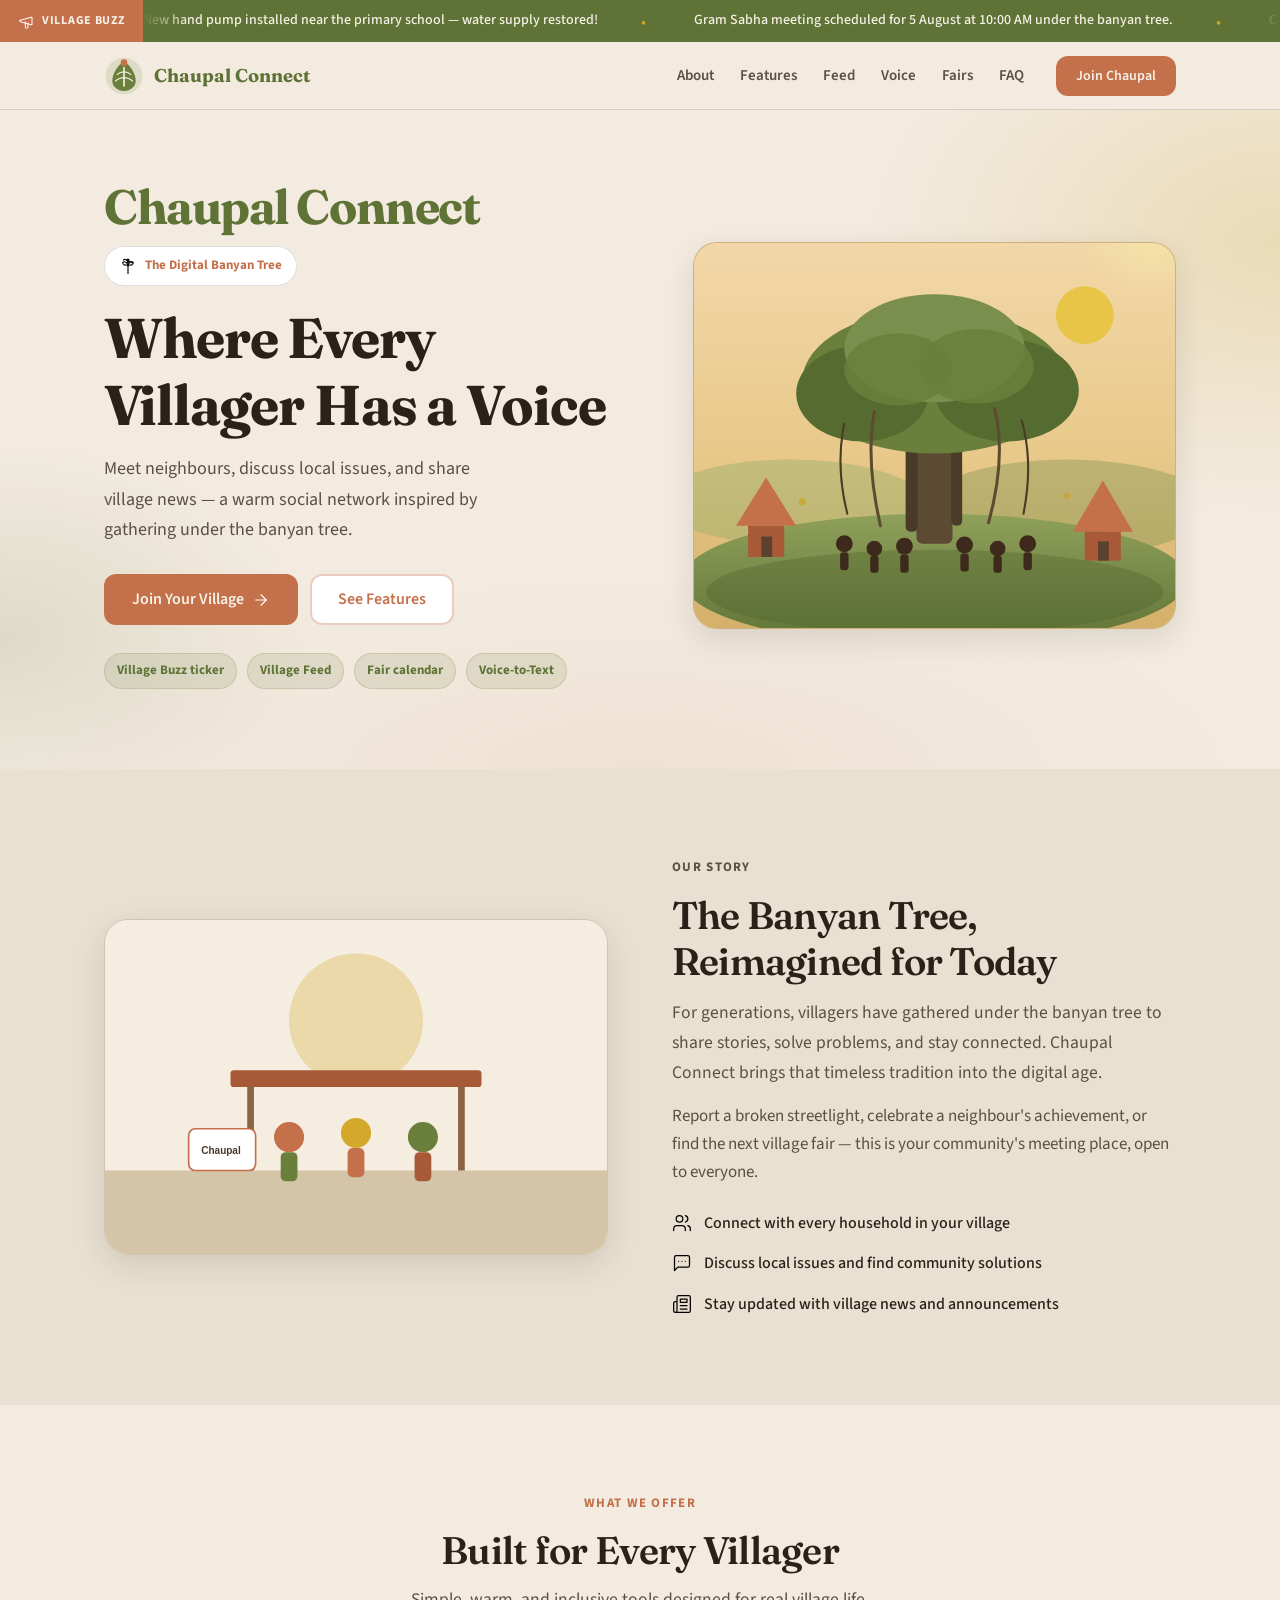
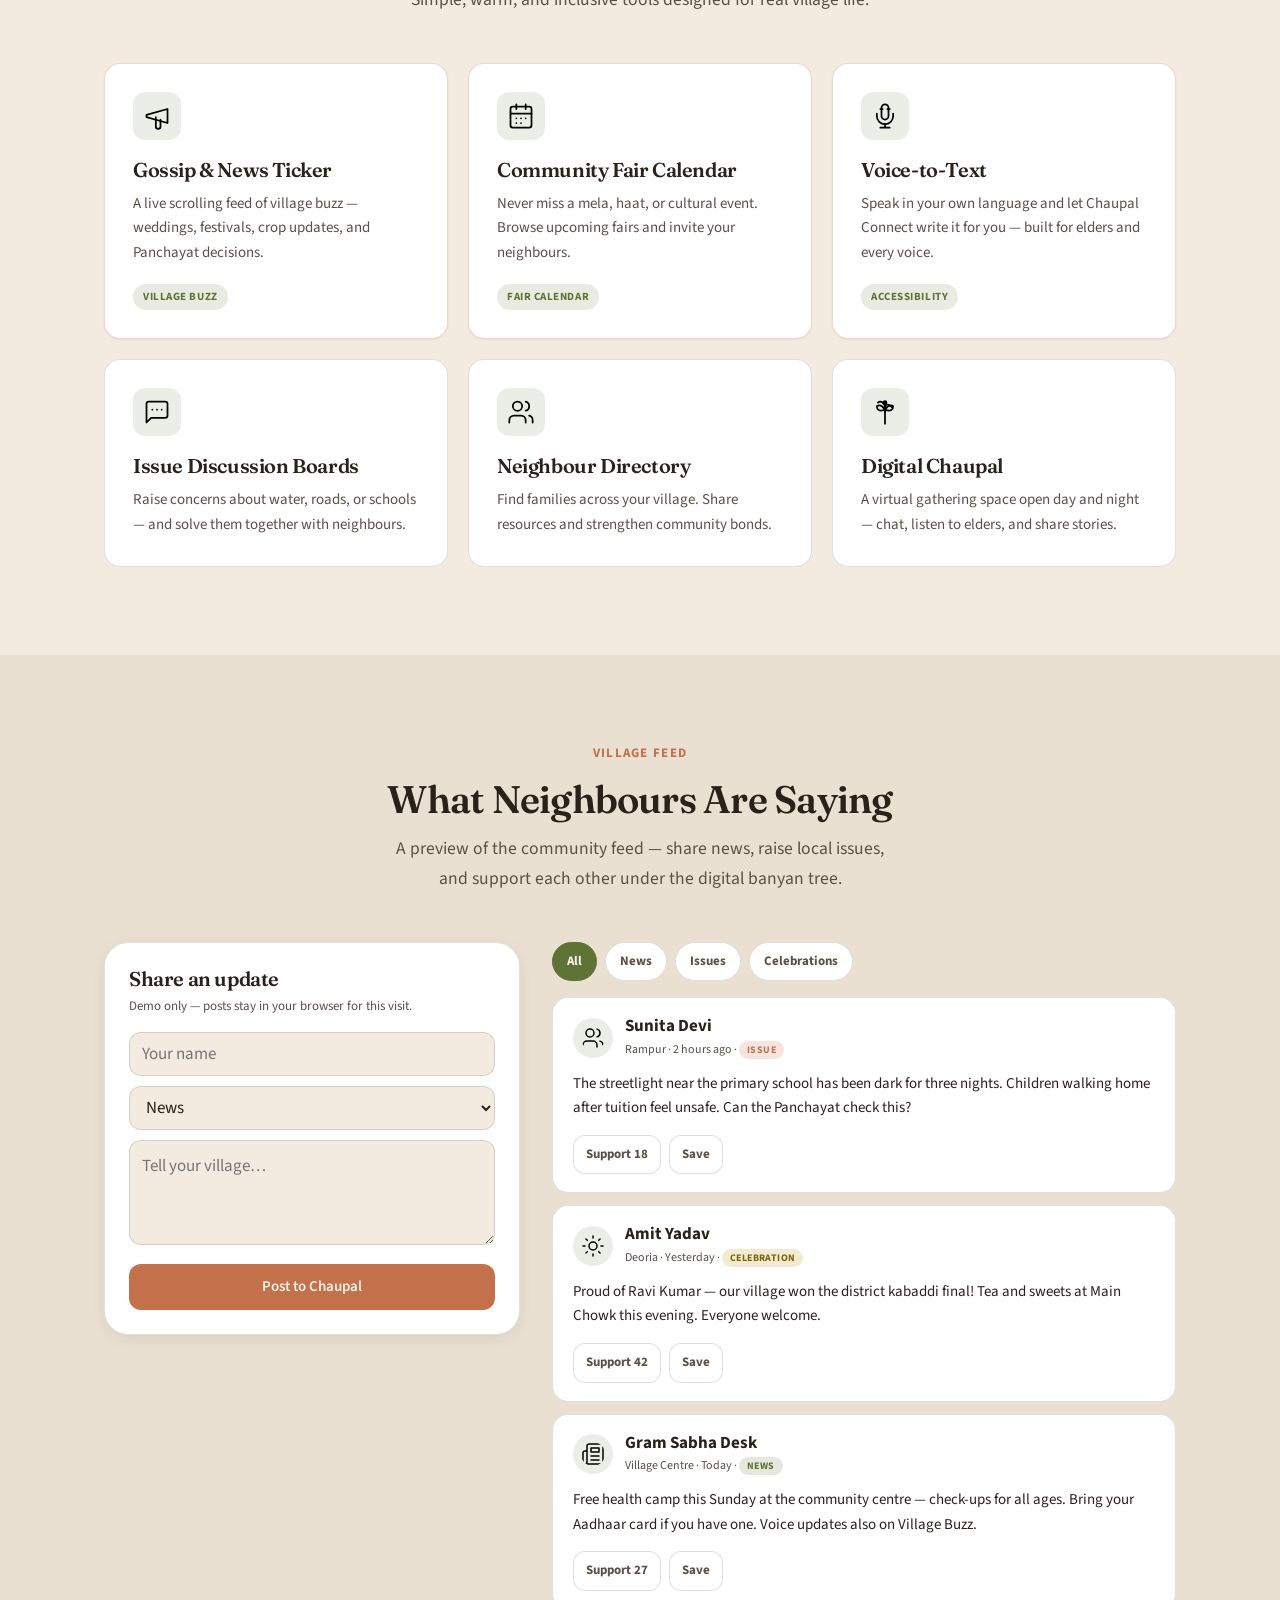
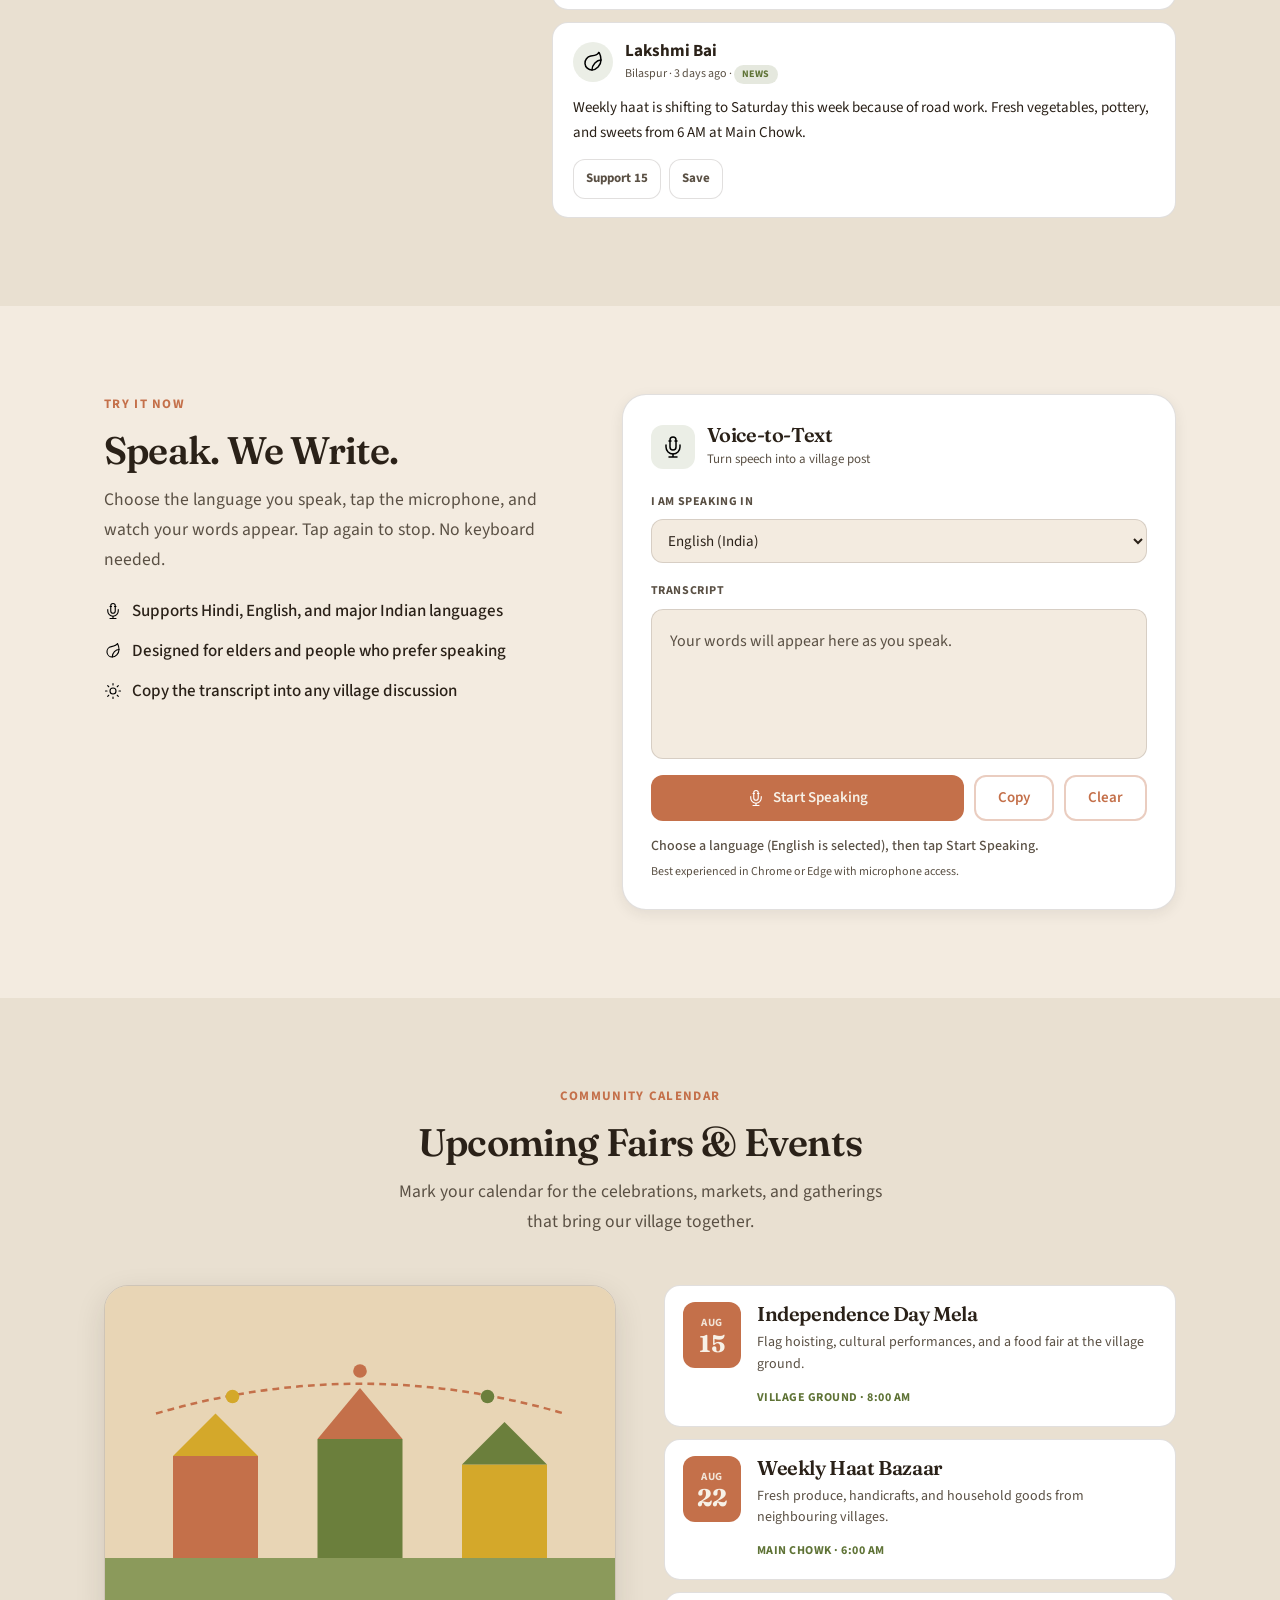
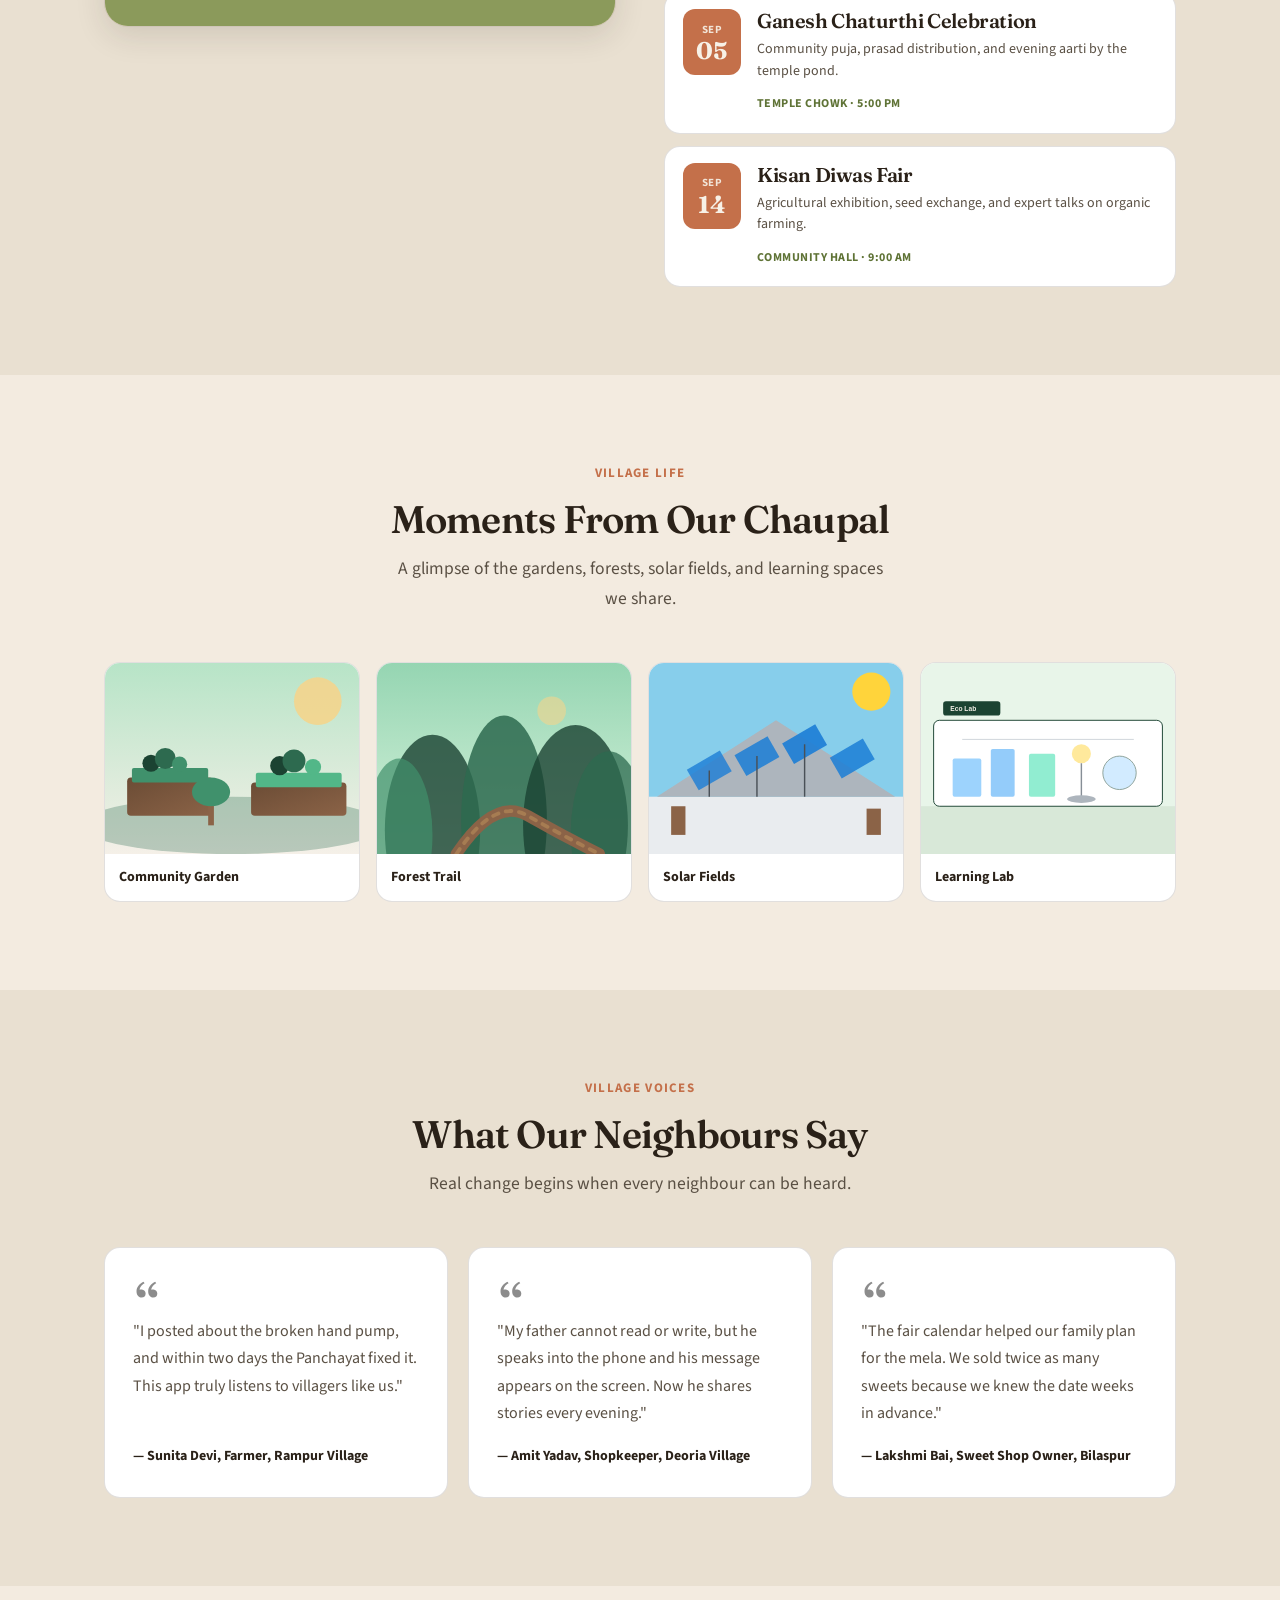
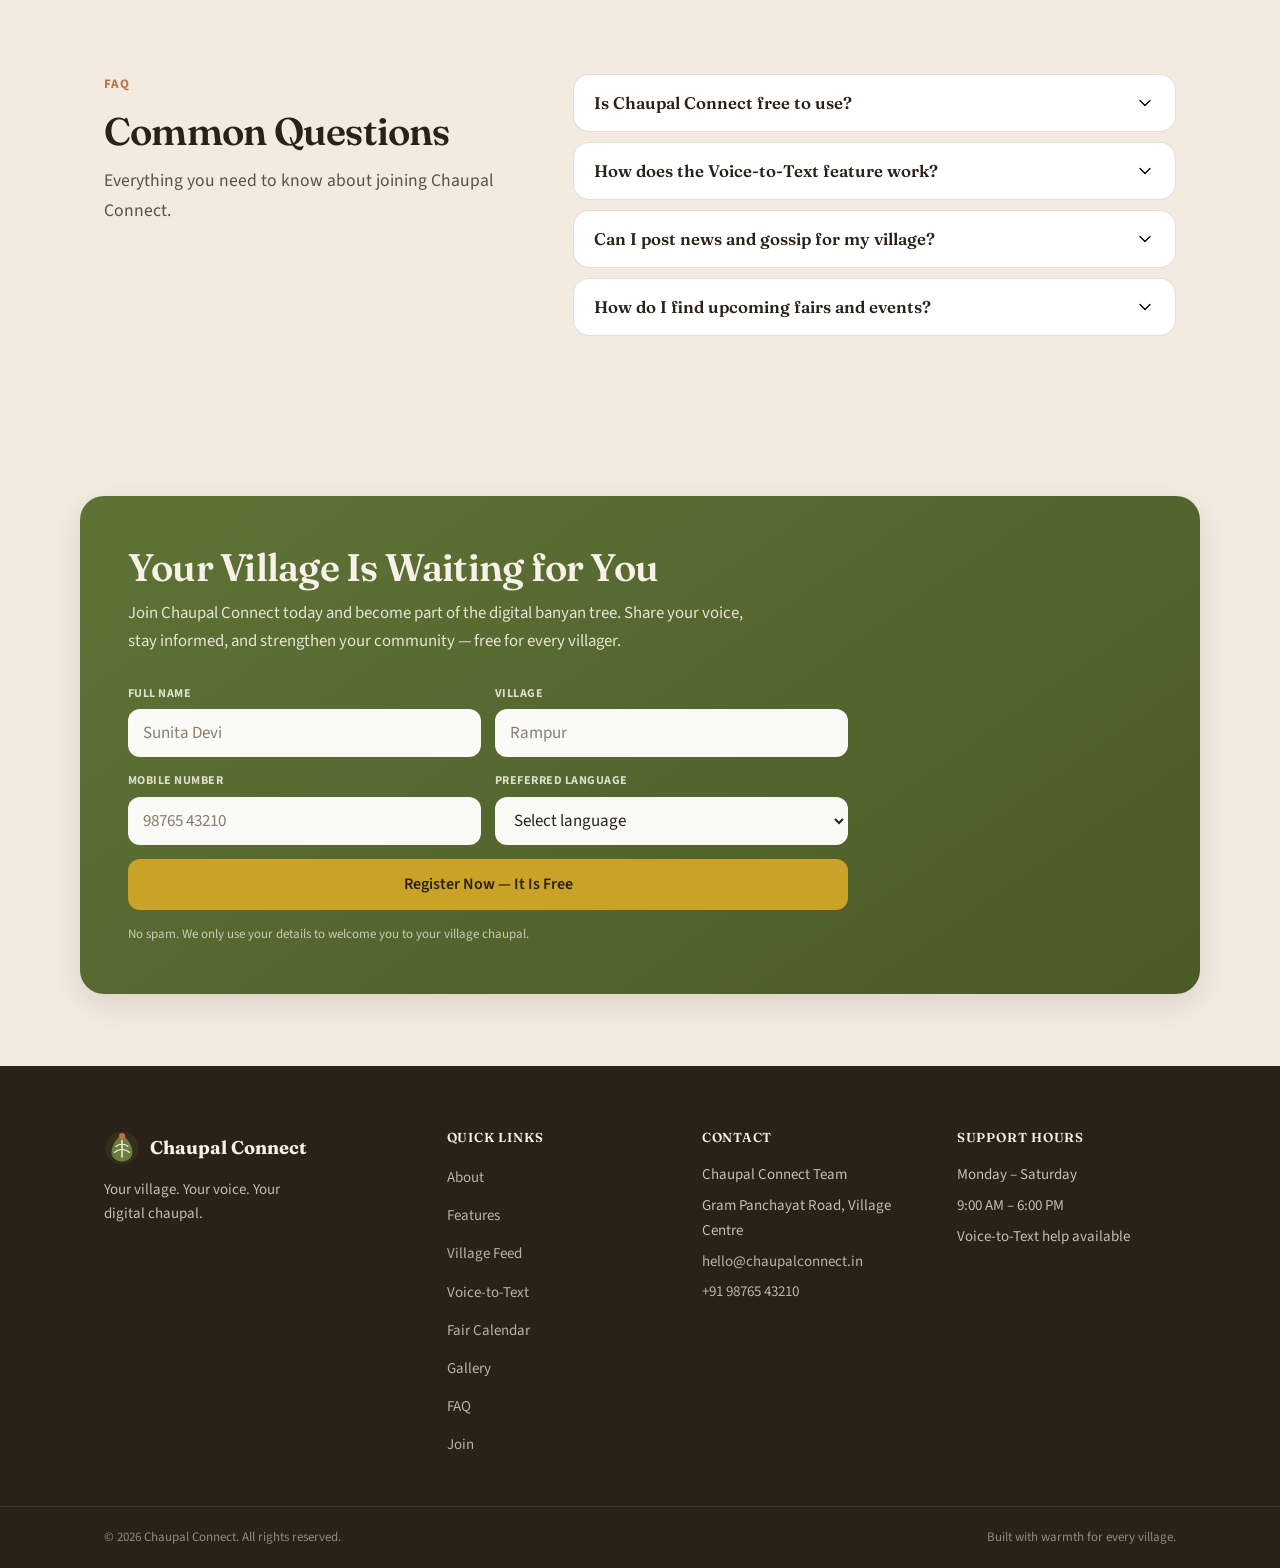
<file: index.html>
<!DOCTYPE html>
<html lang="en">
<head>
  <meta charset="UTF-8">
  <meta name="viewport" content="width=device-width, initial-scale=1.0">
  <title>Chaupal Connect</title>
  <meta http-equiv="refresh" content="0; url=sample.html">
  <link rel="canonical" href="sample.html">
  <script>location.replace("sample.html");</script>
</head>
<body>
  <p><a href="sample.html">Continue to Chaupal Connect (sample.html)</a></p>
</body>
</html>
</file>
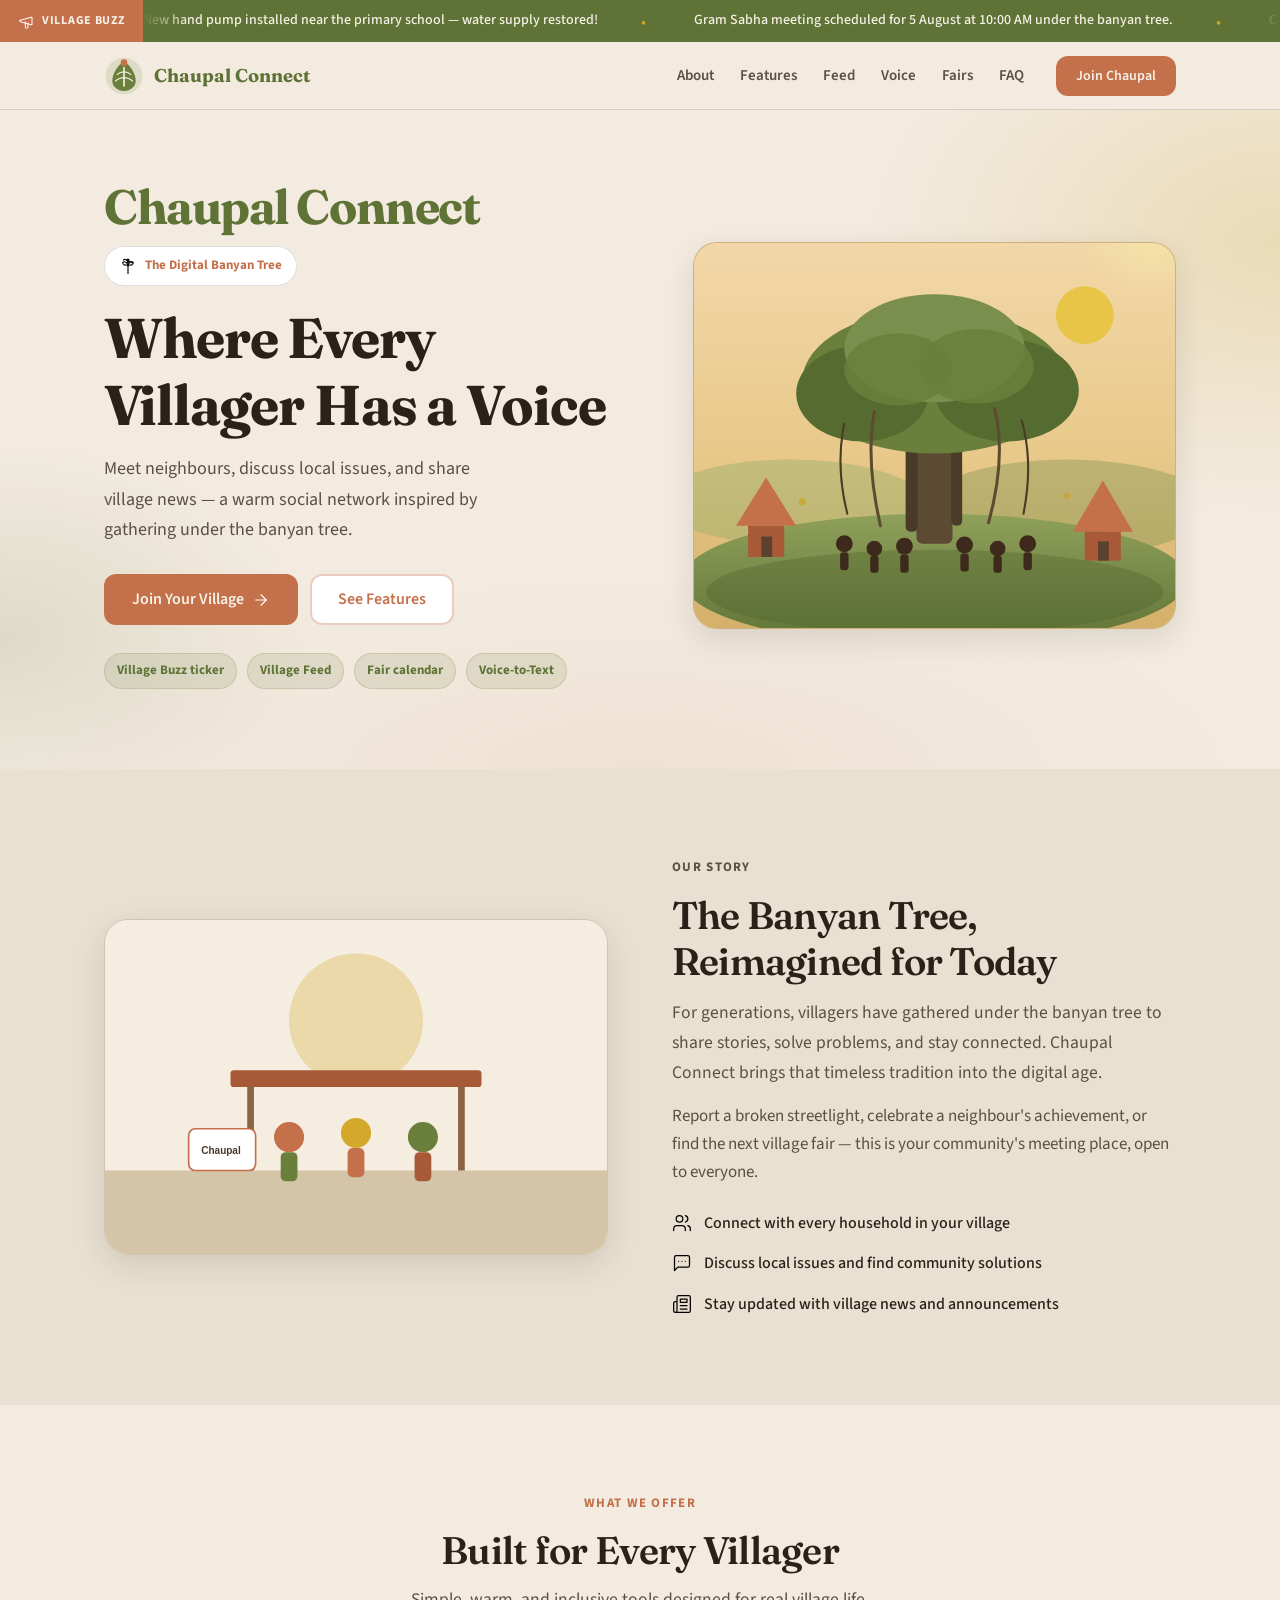
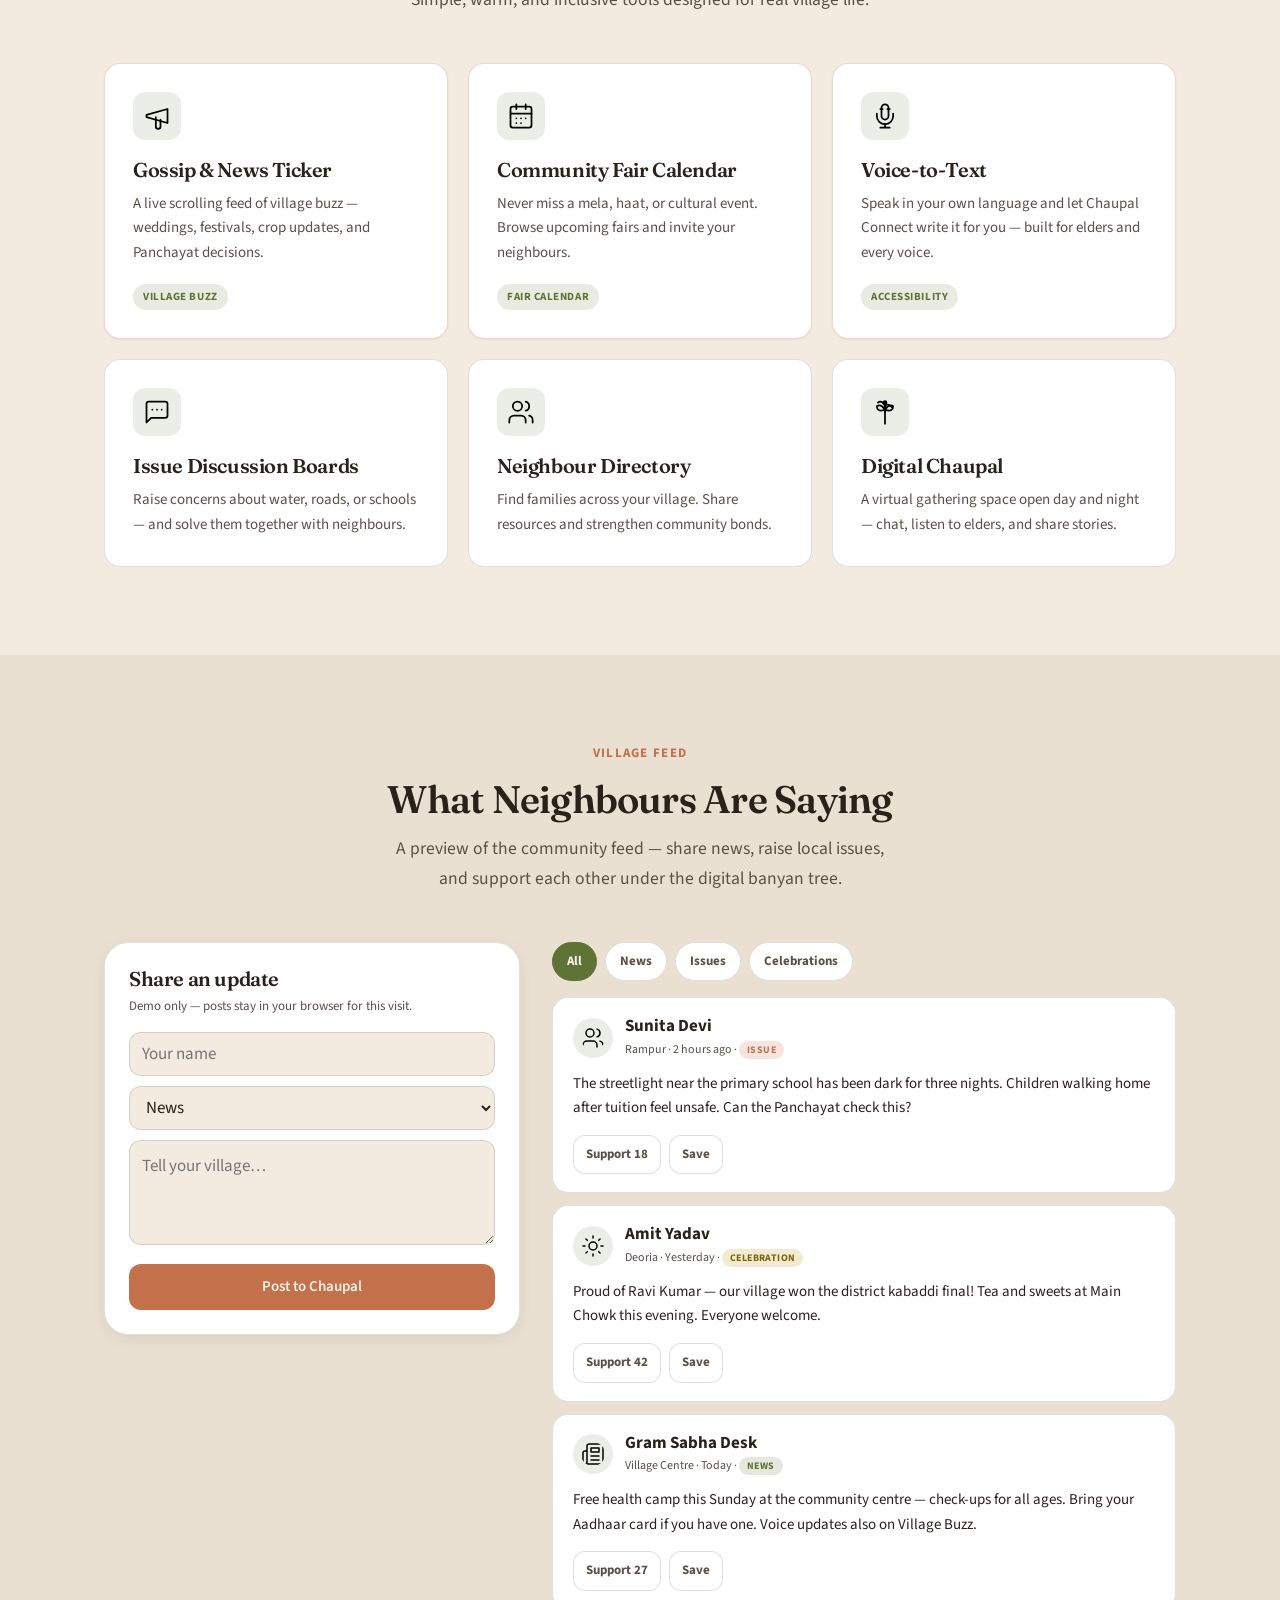
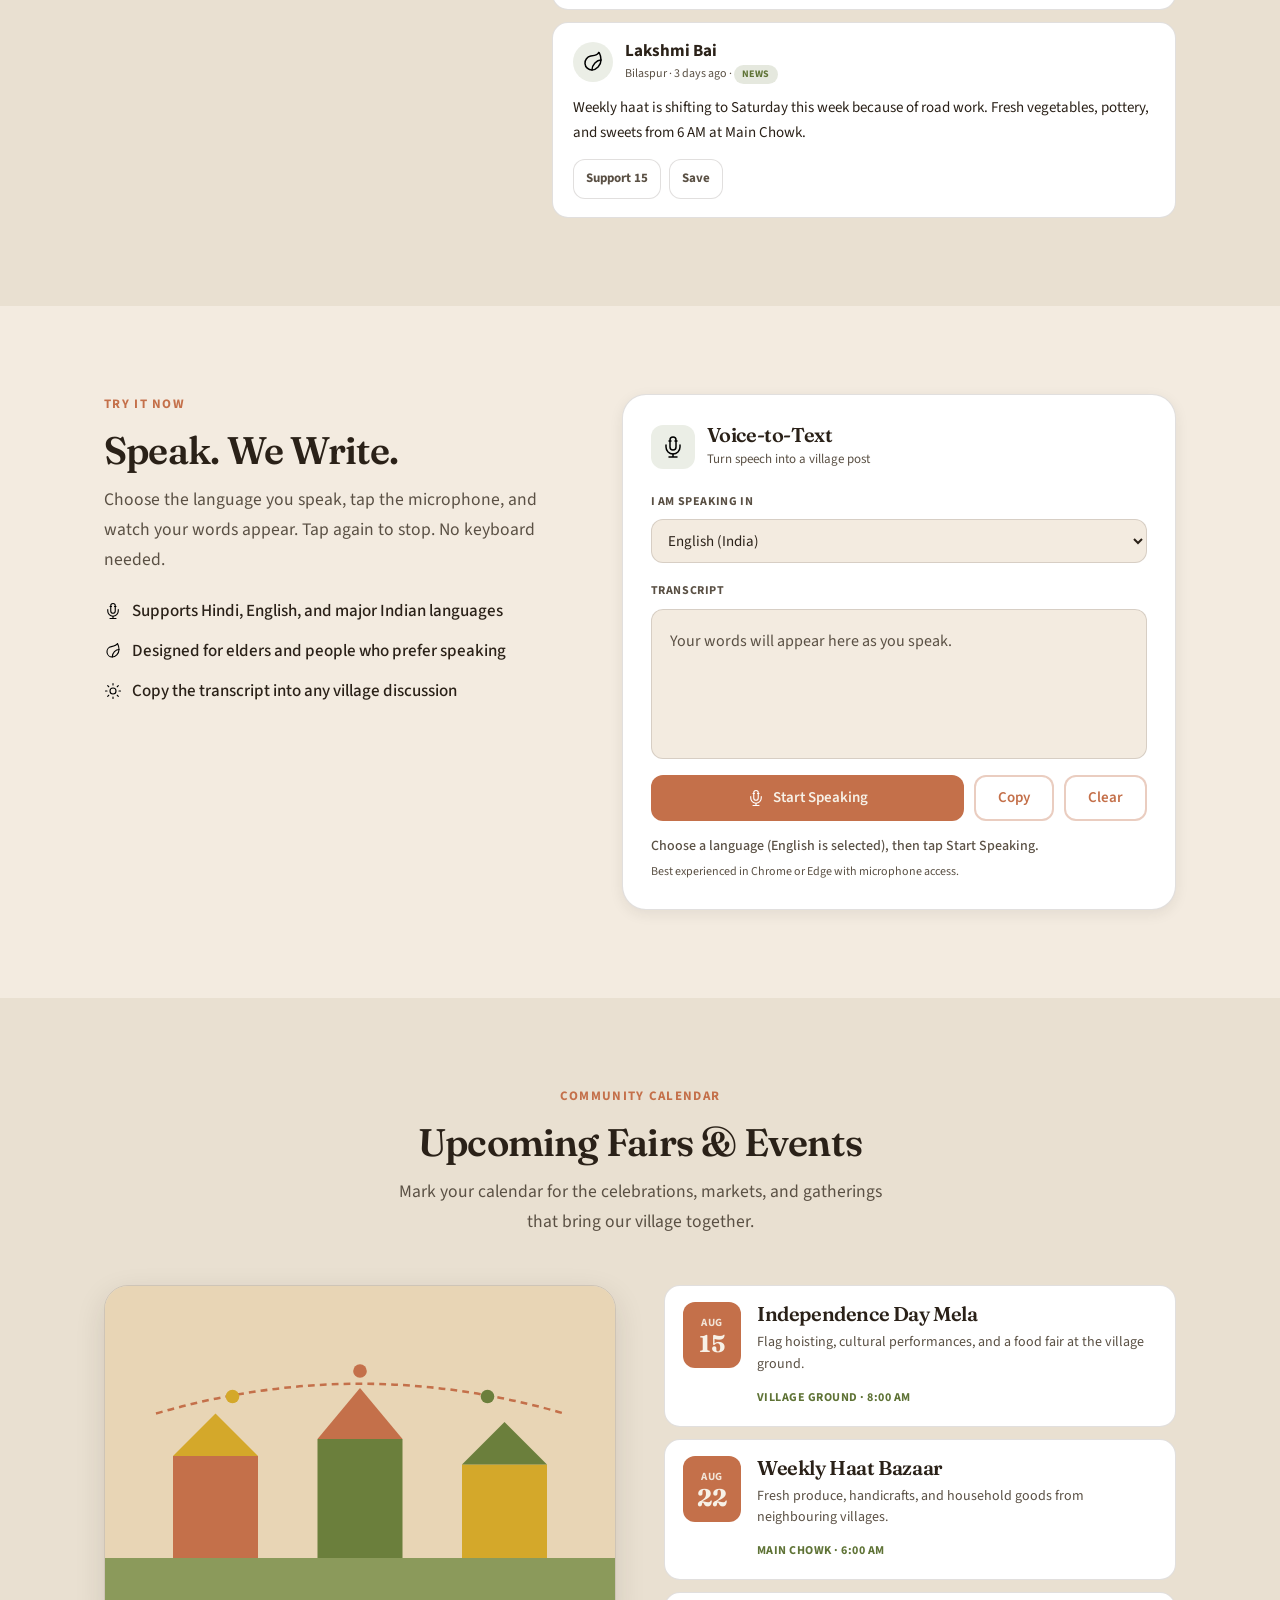
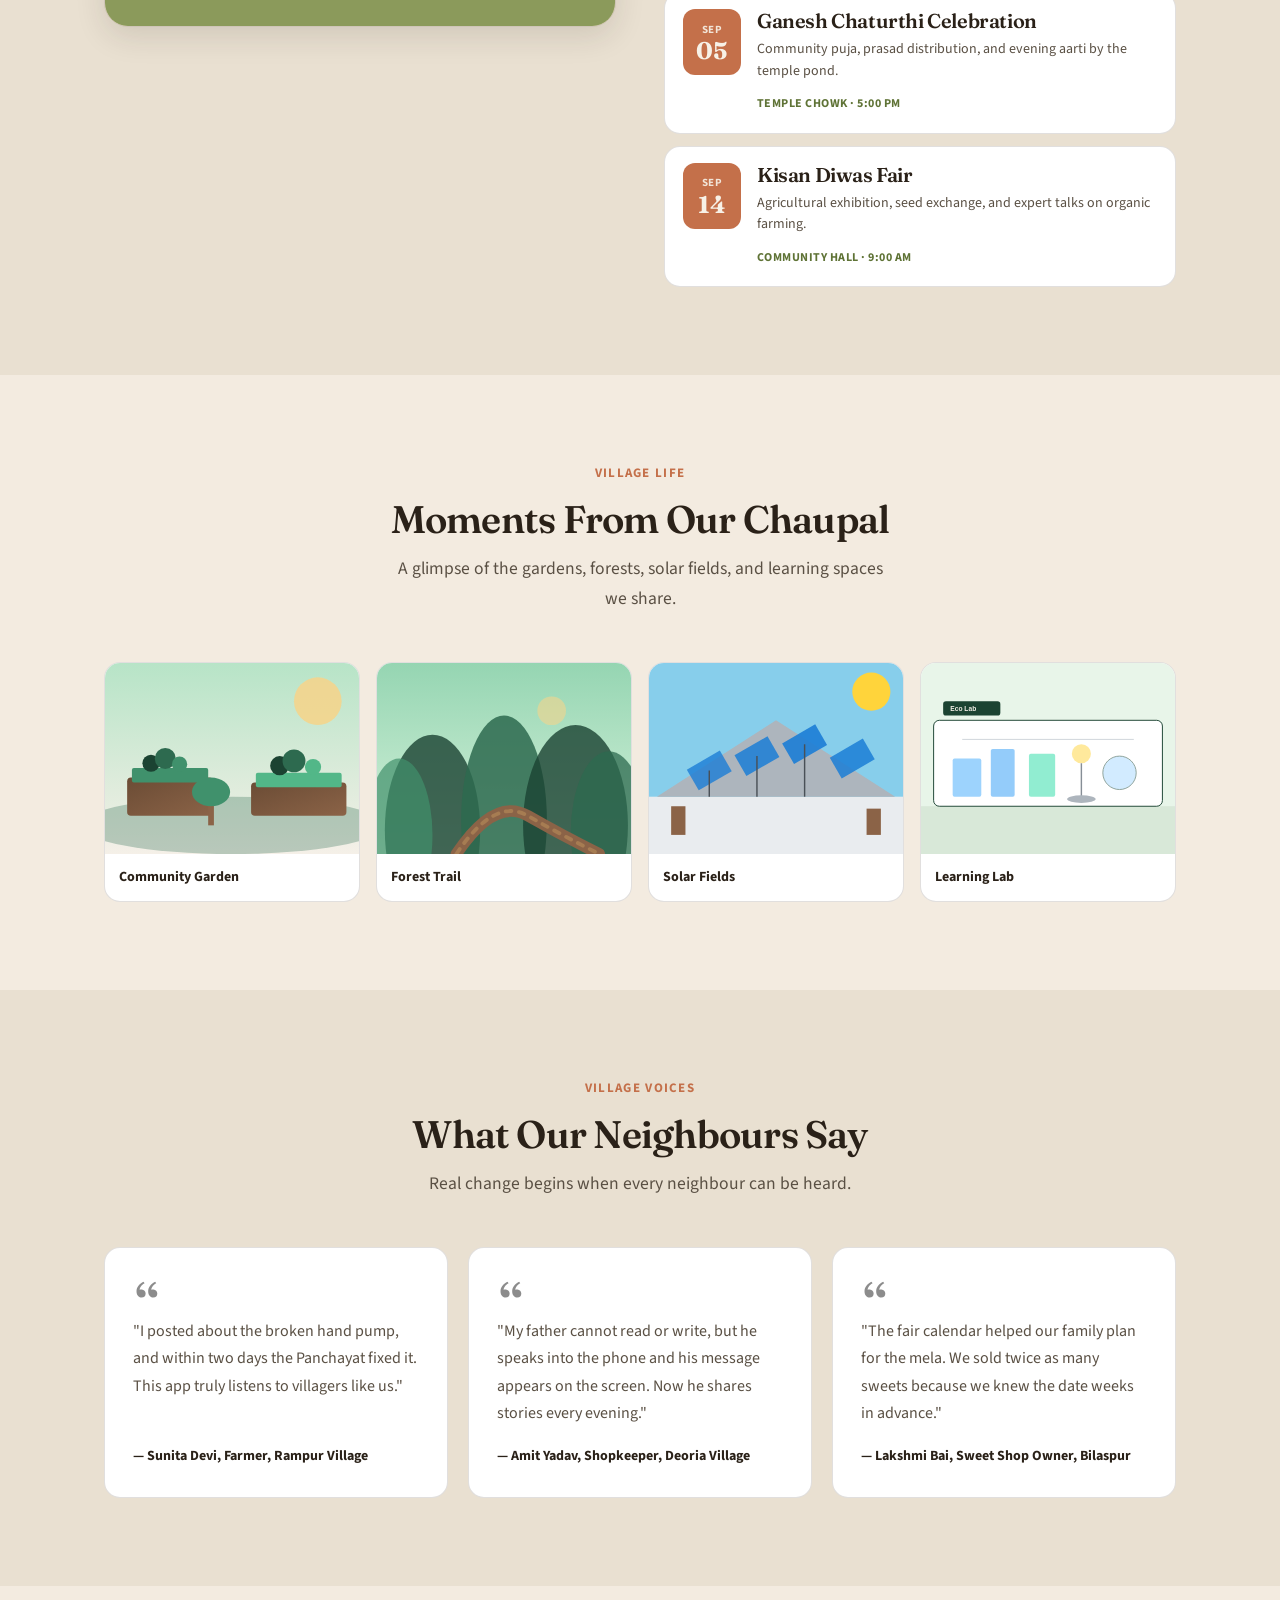
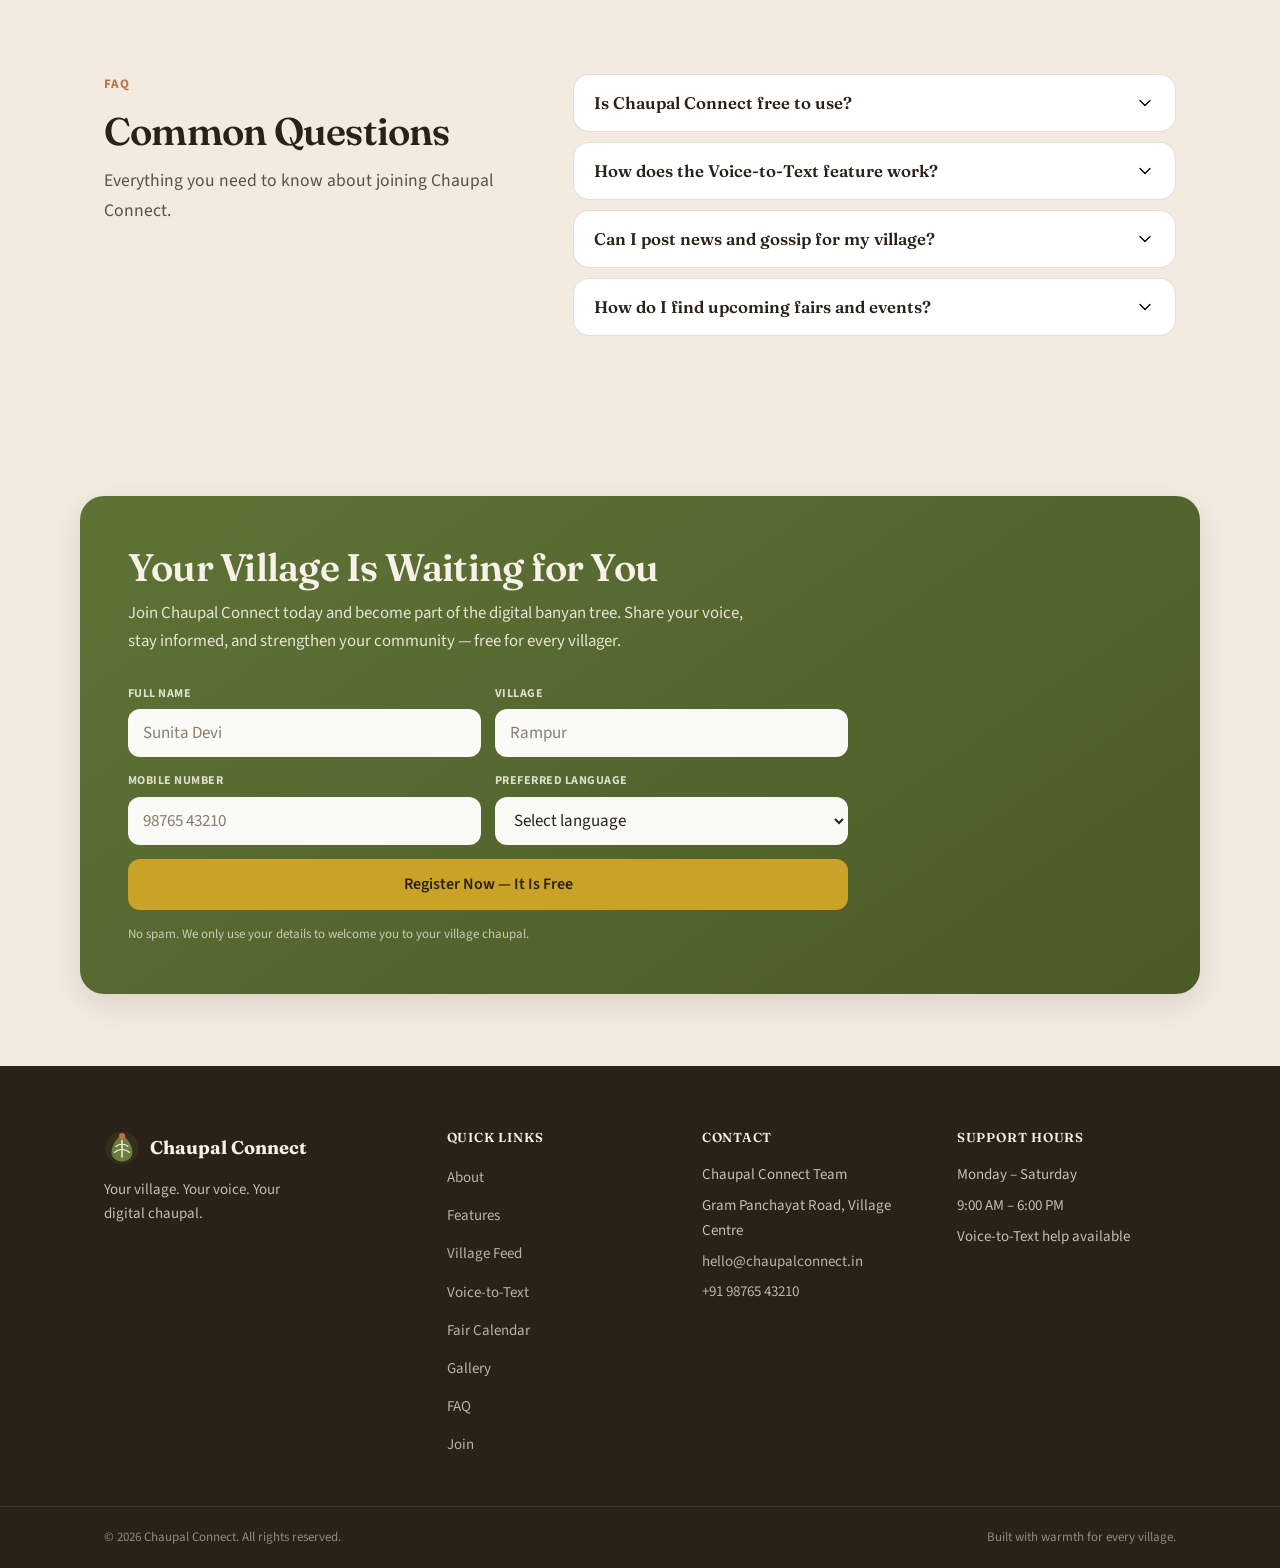
<file: sample.html>
<!DOCTYPE html>
<html lang="en">

<head>
  <!--
    Chaupal Connect — competition landing page
    Required home filename: sample.html (must appear in the live URL).
    Static HTML/CSS/JS only — no templates, no animation software.
  -->
  <meta charset="UTF-8">
  <meta name="viewport" content="width=device-width, initial-scale=1.0">
  <meta name="description"
    content="Chaupal Connect — a modern village social network. Meet neighbours, discuss local issues, and share news under the digital banyan tree.">
  <meta name="keywords"
    content="village social network, chaupal, community calendar, voice to text, rural India, local news">
  <meta name="author" content="Chaupal Connect">
  <meta name="theme-color" content="#C4704A">
  <title>Chaupal Connect | Your Village, Your Voice, Your Digital Chaupal</title>
  <link rel="icon" type="image/svg+xml" href="assets/svg/favicon.svg">
  <link rel="preconnect" href="https://fonts.googleapis.com">
  <link rel="preconnect" href="https://fonts.gstatic.com" crossorigin>
  <link
    href="https://fonts.googleapis.com/css2?family=Fraunces:opsz,wght@9..144,500;9..144,600;9..144,700&family=Source+Sans+3:wght@400;500;600;700&display=swap"
    rel="stylesheet">
  <link rel="stylesheet" href="style.css">
</head>

<body>

  <!-- Keyboard users jump past the ticker + sticky nav -->
  <a class="skip-link" href="#main-content">Skip to main content</a>

  <!-- Contest requirement: Gossip / News ticker (Village Buzz) -->
  <aside class="news-ticker" aria-label="Village news and gossip ticker">
    <div class="ticker-label">
      <img src="assets/svg/megaphone.svg" alt="Megaphone icon for village news" title="Village Buzz megaphone"
        width="16" height="16">
      <span>Village Buzz</span>
    </div>
    <div class="ticker-wrap">
      <div class="ticker-track" id="ticker-track">
        <span class="ticker-item">New hand pump installed near the primary school — water supply restored!</span>
        <span class="ticker-item">Gram Sabha meeting scheduled for 5 August at 10:00 AM under the banyan tree.</span>
        <span class="ticker-item">Congratulations to Ravi Kumar for winning the district kabaddi tournament!</span>
        <span class="ticker-item">Monsoon crop update: Paddy fields are thriving after last week's rainfall.</span>
        <span class="ticker-item">Health camp on Sunday at the community centre — free check-ups for all ages.</span>
        <span class="ticker-item">Road repair work on Main Street begins next Monday. Plan your travel
          accordingly.</span>
        <!-- Duplicate set for seamless marquee loop -->
        <span class="ticker-item" aria-hidden="true">New hand pump installed near the primary school — water supply
          restored!</span>
        <span class="ticker-item" aria-hidden="true">Gram Sabha meeting scheduled for 5 August at 10:00 AM under the
          banyan tree.</span>
        <span class="ticker-item" aria-hidden="true">Congratulations to Ravi Kumar for winning the district kabaddi
          tournament!</span>
        <span class="ticker-item" aria-hidden="true">Monsoon crop update: Paddy fields are thriving after last week's
          rainfall.</span>
        <span class="ticker-item" aria-hidden="true">Health camp on Sunday at the community centre — free check-ups for
          all ages.</span>
        <span class="ticker-item" aria-hidden="true">Road repair work on Main Street begins next Monday. Plan your
          travel accordingly.</span>
      </div>
    </div>
  </aside>

  <!-- Sticky header: logo + desktop nav. Hamburger only on small screens. -->
  <header class="site-header" id="top">
    <div class="container header-inner">
      <a href="#top" class="logo" aria-label="Chaupal Connect — Home">
        <img src="assets/svg/logo.svg" alt="Chaupal Connect banyan tree logo" title="Chaupal Connect logo" width="40"
          height="40" class="logo-icon">
        <span class="logo-text">Chaupal Connect</span>
      </a>

      <nav class="desktop-nav" aria-label="Primary navigation">
        <ul class="nav-list">
          <li><a href="#about" class="nav-link">About</a></li>
          <li><a href="#features" class="nav-link">Features</a></li>
          <li><a href="#feed" class="nav-link">Feed</a></li>
          <li><a href="#voice" class="nav-link">Voice</a></li>
          <li><a href="#calendar" class="nav-link">Fairs</a></li>
          <li><a href="#faq" class="nav-link">FAQ</a></li>
        </ul>
        <a href="#join" class="btn btn-primary btn-nav">Join Chaupal</a>
      </nav>

      <button class="nav-toggle" id="nav-toggle" type="button" aria-expanded="false" aria-controls="mobile-nav"
        aria-label="Open navigation menu">
        <img src="assets/svg/menu.svg" alt="Open menu" title="Open navigation menu" width="24" height="24"
          class="icon-menu">
        <img src="assets/svg/close.svg" alt="Close menu" title="Close navigation menu" width="24" height="24"
          class="icon-close">
      </button>
    </div>
  </header>

  <!-- Drawer is outside <header> so sticky height / overflow never break -->
  <div class="mobile-nav" id="mobile-nav" hidden>
    <nav aria-label="Mobile navigation">
      <ul class="mobile-nav-list">
        <li><a href="#about" class="mobile-nav-link">About</a></li>
        <li><a href="#features" class="mobile-nav-link">Features</a></li>
        <li><a href="#feed" class="mobile-nav-link">Feed</a></li>
        <li><a href="#voice" class="mobile-nav-link">Voice</a></li>
        <li><a href="#calendar" class="mobile-nav-link">Fairs</a></li>
        <li><a href="#faq" class="mobile-nav-link">FAQ</a></li>
      </ul>
      <a href="#join" class="btn btn-primary btn-nav mobile-nav-cta">Join Chaupal</a>
    </nav>
  </div>
  <button type="button" class="nav-backdrop" id="nav-backdrop" aria-label="Close menu" hidden></button>

  <main id="main-content">

    <!-- Hero: brand first, one headline, one CTA group, one visual -->
    <section class="hero" aria-labelledby="hero-heading">
      <div class="hero-atmosphere" aria-hidden="true"></div>
      <div class="container hero-grid">
        <div class="hero-copy">
          <p class="hero-brand">Chaupal Connect</p>
          <p class="hero-eyebrow">
            <img src="assets/svg/banyan-tree.svg" alt="Banyan tree icon" title="Banyan tree icon" width="18" height="18"
              aria-hidden="true">
            The Digital Banyan Tree
          </p>
          <h1 id="hero-heading">Where Every Villager Has a Voice</h1>
          <p class="hero-subtitle">
            Meet neighbours, discuss local issues, and share village news —
            a warm social network inspired by gathering under the banyan tree.
          </p>
          <div class="hero-actions">
            <a href="#join" class="btn btn-primary btn-lg">
              Join Your Village
              <img src="assets/svg/arrow-right.svg" alt="Continue" title="Continue" width="18" height="18"
                aria-hidden="true">
            </a>
            <a href="#features" class="btn btn-secondary btn-lg">See Features</a>
          </div>
          <ul class="hero-points">
            <li>Village Buzz ticker</li>
            <li>Village Feed</li>
            <li>Fair calendar</li>
            <li>Voice-to-Text</li>
          </ul>
        </div>
        <div class="hero-visual">
          <img src="assets/images/hero-village.svg" alt="Villagers gathered under the digital banyan tree"
            title="Villagers gathered under the digital banyan tree" width="800" height="640" class="hero-image">
        </div>
      </div>
    </section>

    <!-- About: digital banyan-tree story (maps to contest concept) -->
    <section class="section about" id="about" aria-labelledby="about-heading">
      <div class="container about-grid">
        <div class="about-visual reveal">
          <img src="assets/images/community-gathering.svg"
            alt="Villagers discussing local issues together at the community chaupal"
            title="Community gathering at the village chaupal" width="600" height="400" loading="lazy">
        </div>
        <div class="about-content reveal">
          <p class="section-eyebrow">Our Story</p>
          <h2 id="about-heading">The Banyan Tree, Reimagined for Today</h2>
          <p class="section-lead">
            For generations, villagers have gathered under the banyan tree to share
            stories, solve problems, and stay connected. Chaupal Connect brings that
            timeless tradition into the digital age.
          </p>
          <p>
            Report a broken streetlight, celebrate a neighbour's achievement, or find
            the next village fair — this is your community's meeting place, open to everyone.
          </p>
          <ul class="about-list">
            <li>
              <img src="assets/svg/users.svg" alt="Community members" title="Community members" width="20" height="20"
                aria-hidden="true">
              <span>Connect with every household in your village</span>
            </li>
            <li>
              <img src="assets/svg/chat.svg" alt="Discussion" title="Discussion" width="20" height="20"
                aria-hidden="true">
              <span>Discuss local issues and find community solutions</span>
            </li>
            <li>
              <img src="assets/svg/news.svg" alt="Village news" title="Village news" width="20" height="20"
                aria-hidden="true">
              <span>Stay updated with village news and announcements</span>
            </li>
          </ul>
        </div>
      </div>
    </section>

    <!-- Features: first three cards = contest must-haves (ticker, calendar, voice) -->
    <section class="section features" id="features" aria-labelledby="features-heading">
      <div class="container">
        <header class="section-header section-header-center reveal">
          <p class="section-eyebrow">What We Offer</p>
          <h2 id="features-heading">Built for Every Villager</h2>
          <p class="section-lead">
            Simple, warm, and inclusive tools designed for real village life.
          </p>
        </header>

        <div class="features-highlight reveal">
          <article class="highlight-card">
            <div class="feature-icon" aria-hidden="true">
              <img src="assets/svg/megaphone.svg" alt="Gossip and news ticker" title="Gossip and news ticker" width="28"
                height="28">
            </div>
            <h3>Gossip &amp; News Ticker</h3>
            <p>A live scrolling feed of village buzz — weddings, festivals, crop updates, and Panchayat decisions.</p>
            <span class="feature-badge">Village Buzz</span>
          </article>
          <article class="highlight-card">
            <div class="feature-icon" aria-hidden="true">
              <img src="assets/svg/calendar.svg" alt="Community fair calendar" title="Community fair calendar"
                width="28" height="28">
            </div>
            <h3>Community Fair Calendar</h3>
            <p>Never miss a mela, haat, or cultural event. Browse upcoming fairs and invite your neighbours.</p>
            <span class="feature-badge">Fair Calendar</span>
          </article>
          <article class="highlight-card">
            <div class="feature-icon" aria-hidden="true">
              <img src="assets/svg/mic.svg" alt="Voice-to-text for accessibility"
                title="Voice-to-text for accessibility" width="28" height="28">
            </div>
            <h3>Voice-to-Text</h3>
            <p>Speak in your own language and let Chaupal Connect write it for you — built for elders and every voice.
            </p>
            <span class="feature-badge">Accessibility</span>
          </article>
        </div>

        <div class="features-grid reveal">
          <article class="feature-card">
            <div class="feature-icon" aria-hidden="true">
              <img src="assets/svg/chat.svg" alt="Issue discussion boards" title="Issue discussion boards" width="28"
                height="28">
            </div>
            <h3>Issue Discussion Boards</h3>
            <p>Raise concerns about water, roads, or schools — and solve them together with neighbours.</p>
          </article>
          <article class="feature-card">
            <div class="feature-icon" aria-hidden="true">
              <img src="assets/svg/users.svg" alt="Neighbour directory" title="Neighbour directory" width="28"
                height="28">
            </div>
            <h3>Neighbour Directory</h3>
            <p>Find families across your village. Share resources and strengthen community bonds.</p>
          </article>
          <article class="feature-card">
            <div class="feature-icon" aria-hidden="true">
              <img src="assets/svg/banyan-tree.svg" alt="Digital chaupal" title="Digital chaupal" width="28"
                height="28">
            </div>
            <h3>Digital Chaupal</h3>
            <p>A virtual gathering space open day and night — chat, listen to elders, and share stories.</p>
          </article>
        </div>
      </div>
    </section>

    <!-- Feed: optional product preview so judges feel a “social” surface (no backend) -->
    <section class="section feed-section" id="feed" aria-labelledby="feed-heading">
      <div class="container">
        <header class="section-header section-header-center reveal">
          <p class="section-eyebrow">Village Feed</p>
          <h2 id="feed-heading">What Neighbours Are Saying</h2>
          <p class="section-lead">
            A preview of the community feed — share news, raise local issues, and support each other under the digital
            banyan tree.
          </p>
        </header>

        <div class="feed-layout reveal">
          <aside class="feed-composer" aria-label="Share a village update">
            <h3>Share an update</h3>
            <p class="feed-composer-note">Demo only — posts stay in your browser for this visit.</p>
            <label class="visually-hidden" for="feed-author">Your name</label>
            <input type="text" id="feed-author" class="feed-input" maxlength="40" placeholder="Your name"
              autocomplete="name">
            <label class="visually-hidden" for="feed-type">Post type</label>
            <select id="feed-type" class="feed-input" aria-label="Post type">
              <option value="news">News</option>
              <option value="issue">Issue</option>
              <option value="celebration">Celebration</option>
            </select>
            <label class="visually-hidden" for="feed-message">Your message</label>
            <textarea id="feed-message" class="feed-input feed-textarea" rows="3" maxlength="220"
              placeholder="Tell your village…"></textarea>
            <p class="form-error feed-error" id="feed-error" role="alert" hidden></p>
            <button type="button" class="btn btn-primary btn-block" id="feed-post-btn">Post to Chaupal</button>
          </aside>

          <div class="feed-main">
            <div class="feed-filters" role="group" aria-label="Filter village posts">
              <button type="button" class="feed-filter is-active" data-filter="all" aria-pressed="true">All</button>
              <button type="button" class="feed-filter" data-filter="news" aria-pressed="false">News</button>
              <button type="button" class="feed-filter" data-filter="issue" aria-pressed="false">Issues</button>
              <button type="button" class="feed-filter" data-filter="celebration"
                aria-pressed="false">Celebrations</button>
            </div>

            <div class="feed-list" id="feed-list" role="list" aria-live="polite" aria-relevant="additions">
              <article class="feed-card" role="listitem" data-type="issue">
                <header class="feed-card-head">
                  <img src="assets/svg/users.svg" alt="Villager avatar" title="Villager avatar" width="40" height="40"
                    class="feed-avatar">
                  <div>
                    <p class="feed-author">Sunita Devi</p>
                    <p class="feed-meta">Rampur · 2 hours ago · <span class="feed-tag feed-tag-issue">Issue</span></p>
                  </div>
                </header>
                <p class="feed-body">The streetlight near the primary school has been dark for three nights. Children
                  walking home after tuition feel unsafe. Can the Panchayat check this?</p>
                <footer class="feed-actions">
                  <button type="button" class="feed-action" data-action="support" aria-pressed="false">
                    Support <span class="feed-count">18</span>
                  </button>
                  <button type="button" class="feed-action" data-action="save" aria-pressed="false">Save</button>
                </footer>
              </article>

              <article class="feed-card" role="listitem" data-type="celebration">
                <header class="feed-card-head">
                  <img src="assets/svg/sun.svg" alt="Villager avatar" title="Villager avatar" width="40" height="40"
                    class="feed-avatar">
                  <div>
                    <p class="feed-author">Amit Yadav</p>
                    <p class="feed-meta">Deoria · Yesterday · <span
                        class="feed-tag feed-tag-celebration">Celebration</span></p>
                  </div>
                </header>
                <p class="feed-body">Proud of Ravi Kumar — our village won the district kabaddi final! Tea and sweets at
                  Main Chowk this evening. Everyone welcome.</p>
                <footer class="feed-actions">
                  <button type="button" class="feed-action" data-action="support" aria-pressed="false">
                    Support <span class="feed-count">42</span>
                  </button>
                  <button type="button" class="feed-action" data-action="save" aria-pressed="false">Save</button>
                </footer>
              </article>

              <article class="feed-card" role="listitem" data-type="news">
                <header class="feed-card-head">
                  <img src="assets/svg/news.svg" alt="Villager avatar" title="Villager avatar" width="40" height="40"
                    class="feed-avatar">
                  <div>
                    <p class="feed-author">Gram Sabha Desk</p>
                    <p class="feed-meta">Village Centre · Today · <span class="feed-tag feed-tag-news">News</span></p>
                  </div>
                </header>
                <p class="feed-body">Free health camp this Sunday at the community centre — check-ups for all ages.
                  Bring your Aadhaar card if you have one. Voice updates also on Village Buzz.</p>
                <footer class="feed-actions">
                  <button type="button" class="feed-action" data-action="support" aria-pressed="false">
                    Support <span class="feed-count">27</span>
                  </button>
                  <button type="button" class="feed-action" data-action="save" aria-pressed="false">Save</button>
                </footer>
              </article>

              <article class="feed-card" role="listitem" data-type="news">
                <header class="feed-card-head">
                  <img src="assets/svg/leaf.svg" alt="Villager avatar" title="Villager avatar" width="40" height="40"
                    class="feed-avatar">
                  <div>
                    <p class="feed-author">Lakshmi Bai</p>
                    <p class="feed-meta">Bilaspur · 3 days ago · <span class="feed-tag feed-tag-news">News</span></p>
                  </div>
                </header>
                <p class="feed-body">Weekly haat is shifting to Saturday this week because of road work. Fresh
                  vegetables, pottery, and sweets from 6 AM at Main Chowk.</p>
                <footer class="feed-actions">
                  <button type="button" class="feed-action" data-action="support" aria-pressed="false">
                    Support <span class="feed-count">15</span>
                  </button>
                  <button type="button" class="feed-action" data-action="save" aria-pressed="false">Save</button>
                </footer>
              </article>
            </div>
            <p class="feed-empty" id="feed-empty" hidden>No posts in this category yet. Try another filter or share an
              update.</p>
          </div>
        </div>
      </div>
    </section>

    <!-- Voice-to-Text: contest accessibility feature — live Web Speech demo -->
    <section class="section voice-section" id="voice" aria-labelledby="voice-heading">
      <div class="container voice-layout">
        <div class="voice-copy reveal">
          <p class="section-eyebrow">Try It Now</p>
          <h2 id="voice-heading">Speak. We Write.</h2>
          <p class="section-lead">
            Choose the language you speak, tap the microphone, and watch your
            words appear. Tap again to stop. No keyboard needed.
          </p>
          <ul class="voice-points">
            <li>
              <img src="assets/svg/mic.svg" alt="Microphone" title="Microphone" width="18" height="18"
                aria-hidden="true">
              Supports Hindi, English, and major Indian languages
            </li>
            <li>
              <img src="assets/svg/leaf.svg" alt="Inclusive" title="Inclusive" width="18" height="18"
                aria-hidden="true">
              Designed for elders and people who prefer speaking
            </li>
            <li>
              <img src="assets/svg/sun.svg" alt="Private" title="Private" width="18" height="18" aria-hidden="true">
              Copy the transcript into any village discussion
            </li>
          </ul>
        </div>

        <div class="voice-demo reveal" id="voice-demo">
          <div class="voice-demo-header">
            <div class="voice-demo-icon">
              <img src="assets/svg/mic.svg" alt="Voice to text microphone" title="Voice-to-Text demo" width="24"
                height="24">
            </div>
            <div>
              <h3>Voice-to-Text</h3>
              <p>Turn speech into a village post</p>
            </div>
          </div>

          <div class="voice-language-field">
            <label for="voice-language">I am speaking in</label>
            <select id="voice-language" class="voice-language">
              <option value="en-IN" selected>English (India)</option>
              <option value="hi-IN">हिन्दी — Hindi</option>
              <option value="pa-IN">ਪੰਜਾਬੀ — Punjabi</option>
              <option value="bn-IN">বাংলা — Bengali</option>
              <option value="mr-IN">मराठी — Marathi</option>
              <option value="gu-IN">ગુજરાતી — Gujarati</option>
              <option value="ta-IN">தமிழ் — Tamil</option>
              <option value="te-IN">తెలుగు — Telugu</option>
            </select>
          </div>

          <div class="voice-transcript">
            <div class="voice-transcript-header">
              <span>Transcript</span>
              <span class="voice-listening-badge" id="voice-listening-badge" hidden>
                <span class="voice-listening-dot" aria-hidden="true"></span>
                Listening
              </span>
            </div>
            <div class="voice-transcript-panel" id="voice-transcript-panel" aria-live="polite">
              <p class="voice-transcript-placeholder" id="voice-transcript-placeholder">
                Your words will appear here as you speak.
              </p>
              <p class="voice-listening-text" id="voice-listening-text" hidden>
                Listening for your words…
              </p>
              <p class="voice-transcript-text" id="voice-transcript-text" hidden>
                <span id="voice-final-text"></span><span class="voice-interim-text" id="voice-interim-text"></span>
              </p>
            </div>
          </div>

          <div class="voice-controls">
            <button type="button" class="btn btn-primary" id="voice-start" aria-pressed="false">
              <img src="assets/svg/mic.svg" alt="Start listening" title="Start listening" width="18" height="18"
                aria-hidden="true">
              <span id="voice-btn-label">Start Speaking</span>
            </button>
            <button type="button" class="btn btn-secondary" id="voice-copy" disabled>Copy</button>
            <button type="button" class="btn btn-secondary" id="voice-clear">Clear</button>
          </div>
          <p class="voice-status" id="voice-status" role="status" aria-live="polite">
            Choose a language (English is selected), then tap Start Speaking.
          </p>
          <p class="voice-browser-note">Best experienced in Chrome or Edge with microphone access.</p>
        </div>
      </div>
    </section>

    <!-- Fair calendar: contest-required community calendar for local melas/haats -->
    <section class="section calendar-section" id="calendar" aria-labelledby="calendar-heading">
      <div class="container">
        <header class="section-header section-header-center reveal">
          <p class="section-eyebrow">Community Calendar</p>
          <h2 id="calendar-heading">Upcoming Fairs &amp; Events</h2>
          <p class="section-lead">
            Mark your calendar for the celebrations, markets, and gatherings that bring our village together.
          </p>
        </header>

        <div class="calendar-layout">
          <div class="calendar-visual reveal">
            <img src="assets/images/village-fair.svg"
              alt="Colourful village fair with market stalls and festive banners"
              title="Local village fair and community celebration" width="600" height="400" loading="lazy">
          </div>

          <div class="calendar-events reveal" role="list" aria-label="Upcoming village fairs and events">
            <article class="event-card" role="listitem">
              <div class="event-date" aria-label="15 August 2026">
                <span class="event-month">Aug</span>
                <span class="event-day">15</span>
              </div>
              <div class="event-details">
                <h3>Independence Day Mela</h3>
                <p>Flag hoisting, cultural performances, and a food fair at the village ground.</p>
                <span class="event-location">Village Ground · 8:00 AM</span>
              </div>
            </article>

            <article class="event-card" role="listitem">
              <div class="event-date" aria-label="22 August 2026">
                <span class="event-month">Aug</span>
                <span class="event-day">22</span>
              </div>
              <div class="event-details">
                <h3>Weekly Haat Bazaar</h3>
                <p>Fresh produce, handicrafts, and household goods from neighbouring villages.</p>
                <span class="event-location">Main Chowk · 6:00 AM</span>
              </div>
            </article>

            <article class="event-card" role="listitem">
              <div class="event-date" aria-label="5 September 2026">
                <span class="event-month">Sep</span>
                <span class="event-day">05</span>
              </div>
              <div class="event-details">
                <h3>Ganesh Chaturthi Celebration</h3>
                <p>Community puja, prasad distribution, and evening aarti by the temple pond.</p>
                <span class="event-location">Temple Chowk · 5:00 PM</span>
              </div>
            </article>

            <article class="event-card" role="listitem">
              <div class="event-date" aria-label="14 September 2026">
                <span class="event-month">Sep</span>
                <span class="event-day">14</span>
              </div>
              <div class="event-details">
                <h3>Kisan Diwas Fair</h3>
                <p>Agricultural exhibition, seed exchange, and expert talks on organic farming.</p>
                <span class="event-location">Community Hall · 9:00 AM</span>
              </div>
            </article>
          </div>
        </div>
      </div>
    </section>

    <!-- Gallery: village life visuals (SVG illustrations — original, not stock photos) -->
    <section class="section gallery" id="gallery" aria-labelledby="gallery-heading">
      <div class="container">
        <header class="section-header section-header-center reveal">
          <p class="section-eyebrow">Village Life</p>
          <h2 id="gallery-heading">Moments From Our Chaupal</h2>
          <p class="section-lead">A glimpse of the gardens, forests, solar fields, and learning spaces we share.</p>
        </header>
        <div class="gallery-grid reveal">
          <figure class="gallery-item">
            <img src="assets/images/gallery-garden.svg" alt="Community vegetable garden with villagers tending plants"
              title="Village community garden" width="400" height="300" loading="lazy">
            <figcaption>Community Garden</figcaption>
          </figure>
          <figure class="gallery-item">
            <img src="assets/images/gallery-forest.svg" alt="Lush village forest path lined with trees"
              title="Village forest trail" width="400" height="300" loading="lazy">
            <figcaption>Forest Trail</figcaption>
          </figure>
          <figure class="gallery-item">
            <img src="assets/images/gallery-solar.svg" alt="Solar panels lighting rural homes in the village"
              title="Village solar power" width="400" height="300" loading="lazy">
            <figcaption>Solar Fields</figcaption>
          </figure>
          <figure class="gallery-item">
            <img src="assets/images/gallery-lab.svg" alt="Students learning technology in the village digital lab"
              title="Village digital learning lab" width="400" height="300" loading="lazy">
            <figcaption>Learning Lab</figcaption>
          </figure>
        </div>
      </div>
    </section>

    <!-- Testimonials — social proof for the product story -->
    <section class="section voices" id="voices" aria-labelledby="voices-heading">
      <div class="container">
        <header class="section-header section-header-center reveal">
          <p class="section-eyebrow">Village Voices</p>
          <h2 id="voices-heading">What Our Neighbours Say</h2>
          <p class="section-lead">
            Real change begins when every neighbour can be heard.
          </p>
        </header>
        <div class="voices-grid reveal">
          <blockquote class="voice-card">
            <img src="assets/svg/quote.svg" alt="Quotation mark" title="Quotation mark" width="28" height="28"
              class="quote-icon" aria-hidden="true">
            <p>
              "I posted about the broken hand pump, and within two days the Panchayat
              fixed it. This app truly listens to villagers like us."
            </p>
            <footer>
              <cite>— Sunita Devi, Farmer, Rampur Village</cite>
            </footer>
          </blockquote>
          <blockquote class="voice-card">
            <img src="assets/svg/quote.svg" alt="Quotation mark" title="Quotation mark" width="28" height="28"
              class="quote-icon" aria-hidden="true">
            <p>
              "My father cannot read or write, but he speaks into the phone and
              his message appears on the screen. Now he shares stories every evening."
            </p>
            <footer>
              <cite>— Amit Yadav, Shopkeeper, Deoria Village</cite>
            </footer>
          </blockquote>
          <blockquote class="voice-card">
            <img src="assets/svg/quote.svg" alt="Quotation mark" title="Quotation mark" width="28" height="28"
              class="quote-icon" aria-hidden="true">
            <p>
              "The fair calendar helped our family plan for the mela. We sold twice
              as many sweets because we knew the date weeks in advance."
            </p>
            <footer>
              <cite>— Lakshmi Bai, Sweet Shop Owner, Bilaspur</cite>
            </footer>
          </blockquote>
        </div>
      </div>
    </section>

    <!-- FAQ: answers judges/users ask about free use, voice, news, fairs -->
    <section class="section faq" id="faq" aria-labelledby="faq-heading">
      <div class="container faq-container">
        <header class="section-header reveal">
          <p class="section-eyebrow">FAQ</p>
          <h2 id="faq-heading">Common Questions</h2>
          <p class="section-lead">Everything you need to know about joining Chaupal Connect.</p>
        </header>
        <div class="faq-list reveal" role="list">
          <div class="faq-item" role="listitem">
            <h3>
              <button class="faq-question" type="button" aria-expanded="false" id="faq-btn-1"
                aria-controls="faq-answer-1">
                Is Chaupal Connect free to use?
                <img src="assets/svg/chevron-down.svg" alt="Expand answer" title="Expand answer" width="20" height="20"
                  class="faq-chevron" aria-hidden="true">
              </button>
            </h3>
            <div class="faq-answer" id="faq-answer-1" role="region" aria-labelledby="faq-btn-1" hidden>
              <p>
                Yes, completely free. Chaupal Connect is built for every villager —
                no subscriptions, no hidden charges. All you need is a mobile phone
                with an internet connection.
              </p>
            </div>
          </div>
          <div class="faq-item" role="listitem">
            <h3>
              <button class="faq-question" type="button" aria-expanded="false" id="faq-btn-2"
                aria-controls="faq-answer-2">
                How does the Voice-to-Text feature work?
                <img src="assets/svg/chevron-down.svg" alt="Expand answer" title="Expand answer" width="20" height="20"
                  class="faq-chevron" aria-hidden="true">
              </button>
            </h3>
            <div class="faq-answer" id="faq-answer-2" role="region" aria-labelledby="faq-btn-2" hidden>
              <p>
                Choose the language you speak, tap Start Speaking, and talk clearly.
                Your words appear live and can be copied into a village post. Tap the
                button again to stop. The demo supports Hindi, English, and several
                major Indian languages.
              </p>
            </div>
          </div>
          <div class="faq-item" role="listitem">
            <h3>
              <button class="faq-question" type="button" aria-expanded="false" id="faq-btn-3"
                aria-controls="faq-answer-3">
                Can I post news and gossip for my village?
                <img src="assets/svg/chevron-down.svg" alt="Expand answer" title="Expand answer" width="20" height="20"
                  class="faq-chevron" aria-hidden="true">
              </button>
            </h3>
            <div class="faq-answer" id="faq-answer-3" role="region" aria-labelledby="faq-btn-3" hidden>
              <p>
                Absolutely. Any registered villager can share news, announcements,
                or friendly gossip. Posts appear on the Village Buzz ticker and in
                your community feed for all neighbours to see.
              </p>
            </div>
          </div>
          <div class="faq-item" role="listitem">
            <h3>
              <button class="faq-question" type="button" aria-expanded="false" id="faq-btn-4"
                aria-controls="faq-answer-4">
                How do I find upcoming fairs and events?
                <img src="assets/svg/chevron-down.svg" alt="Expand answer" title="Expand answer" width="20" height="20"
                  class="faq-chevron" aria-hidden="true">
              </button>
            </h3>
            <div class="faq-answer" id="faq-answer-4" role="region" aria-labelledby="faq-btn-4" hidden>
              <p>
                Visit the Community Calendar section to browse all upcoming fairs,
                melas, and cultural events. You can set reminders and share event
                details with your family and friends.
              </p>
            </div>
          </div>
        </div>
      </div>
    </section>

    <!-- Join: registration CTA — validated in the browser, no server -->
    <section class="section cta" id="join" aria-labelledby="cta-heading">
      <div class="container cta-shell reveal">
        <div class="cta-copy">
          <h2 id="cta-heading">Your Village Is Waiting for You</h2>
          <p>
            Join Chaupal Connect today and become part of the digital banyan tree.
            Share your voice, stay informed, and strengthen your community — free for every villager.
          </p>
        </div>

        <form class="join-form" id="join-form" novalidate>
          <div class="form-row">
            <div class="form-field">
              <label for="join-name">Full name</label>
              <input type="text" id="join-name" name="name" autocomplete="name" required placeholder="Sunita Devi"
                maxlength="80">
            </div>
            <div class="form-field">
              <label for="join-village">Village</label>
              <input type="text" id="join-village" name="village" required placeholder="Rampur" maxlength="80">
            </div>
          </div>
          <div class="form-row">
            <div class="form-field">
              <label for="join-phone">Mobile number</label>
              <input type="tel" id="join-phone" name="phone" autocomplete="tel" required placeholder="98765 43210"
                pattern="[0-9+\s\-]{10,15}" maxlength="15">
            </div>
            <div class="form-field">
              <label for="join-lang">Preferred language</label>
              <select id="join-lang" name="language" required>
                <option value="">Select language</option>
                <option value="hindi">Hindi</option>
                <option value="english">English</option>
                <option value="regional">Regional language</option>
              </select>
            </div>
          </div>
          <p class="form-error" id="join-error" role="alert" hidden></p>
          <button type="submit" class="btn btn-accent btn-lg btn-block">
            Register Now — It Is Free
          </button>
          <p class="form-note">No spam. We only use your details to welcome you to your village chaupal.</p>
        </form>

        <div class="join-success" id="join-success" hidden tabindex="-1">
          <img src="assets/svg/sprout.svg" alt="Sprout celebrating successful registration"
            title="Welcome to Chaupal Connect" width="48" height="48">
          <h3>Welcome to the Chaupal!</h3>
          <p id="join-success-msg">You are on the list. Your digital banyan tree is ready.</p>
          <a href="#calendar" class="btn btn-ghost btn-lg">View Fair Calendar</a>
        </div>
      </div>
    </section>

  </main>

  <footer class="site-footer">
    <div class="container footer-grid">
      <div class="footer-brand">
        <a href="#top" class="logo footer-logo" aria-label="Chaupal Connect — Home">
          <img src="assets/svg/logo.svg" alt="Chaupal Connect logo" title="Chaupal Connect" width="36" height="36">
          <span class="logo-text">Chaupal Connect</span>
        </a>
        <p class="footer-tagline">Your village. Your voice. Your digital chaupal.</p>
      </div>
      <nav class="footer-nav" aria-label="Footer navigation">
        <h2 class="footer-heading">Quick Links</h2>
        <ul>
          <li><a href="#about">About</a></li>
          <li><a href="#features">Features</a></li>
          <li><a href="#feed">Village Feed</a></li>
          <li><a href="#voice">Voice-to-Text</a></li>
          <li><a href="#calendar">Fair Calendar</a></li>
          <li><a href="#gallery">Gallery</a></li>
          <li><a href="#faq">FAQ</a></li>
          <li><a href="#join">Join</a></li>
        </ul>
      </nav>
      <div class="footer-contact">
        <h2 class="footer-heading">Contact</h2>
        <address>
          <p>Chaupal Connect Team</p>
          <p>Gram Panchayat Road, Village Centre</p>
          <p><a href="mailto:hello@chaupalconnect.in">hello@chaupalconnect.in</a></p>
          <p><a href="tel:+919876543210">+91 98765 43210</a></p>
        </address>
      </div>
      <div class="footer-hours">
        <h2 class="footer-heading">Support Hours</h2>
        <p>Monday – Saturday</p>
        <p>9:00 AM – 6:00 PM</p>
        <p>Voice-to-Text help available</p>
      </div>
    </div>
    <div class="footer-bottom">
      <div class="container footer-bottom-inner">
        <p>&copy; 2026 Chaupal Connect. All rights reserved.</p>
        <p class="footer-credit">Built with warmth for every village.</p>
      </div>
    </div>
  </footer>

  <script src="script.js"></script>
</body>

</html>
</file>
<file: style.css>
/* ==========================================================================
   Chaupal Connect — Landing page styles
   Contest brief palette: terracotta · olive · mustard on warm cream.

   Section backgrounds (keep this rhythm — do not flatten to all-cream or
   pure white). Alternating cream ↔ warm beige helps a long single-page
   scroll feel paced. White (--color-surface) is for cards/panels only —
   never for full section bands (pure white on cream reads as a blank hole).

   Rhythm:
     Hero cream → About beige → Features cream → Feed beige →
     Voice cream → Calendar beige → Gallery cream → Voices beige →
     FAQ cream → Join (gradient shell)
   ========================================================================== */

:root {
  /* Brand + page colours from the contest brief */
  --color-primary: #c4704a;
  --color-secondary: #5f7336;
  --color-accent: #c9a227;
  --color-background: #f3ebe0; /* page cream — default body / odd sections */
  --color-surface: #ffffff; /* cards, demo panels, inputs on beige bands */
  --color-surface-2: #e9e0d1; /* warm beige — even section bands */
  --color-text: #2a2118;
  --color-muted: #5a5044;
  --color-text-inverse: #f7f1e7;
  --color-border: rgba(42, 33, 24, 0.14);
  --color-hover: #a85a38;
  --color-focus: #c9a227;

  --font-display: "Fraunces", Georgia, "Times New Roman", serif;
  --font-body: "Source Sans 3", "Segoe UI", Tahoma, sans-serif;

  --space-1: 4px;
  --space-2: 8px;
  --space-3: 12px;
  --space-4: 16px;
  --space-5: 20px;
  --space-6: 24px;
  --space-8: 32px;
  --space-10: 40px;
  --space-12: 48px;
  --space-16: 64px;
  --space-20: 80px;

  --radius-sm: 8px;
  --radius-md: 12px;
  --radius-lg: 16px;
  --radius-xl: 24px;
  --radius-full: 9999px;

  --shadow-sm: 0 1px 2px rgba(42, 33, 24, 0.06);
  --shadow-md: 0 4px 14px rgba(42, 33, 24, 0.08);
  --shadow-lg: 0 10px 30px rgba(42, 33, 24, 0.12);

  --max-width: 1120px;
  --header-height: 68px;
  --ticker-height: 42px;
  --page-pad: clamp(16px, 4vw, 24px);

  --ease-out: cubic-bezier(0.23, 1, 0.32, 1);
  --ease: cubic-bezier(0.4, 0, 0.2, 1);
  --fast: 150ms;
  --base: 200ms;
}

*,
*::before,
*::after {
  box-sizing: border-box;
  margin: 0;
  padding: 0;
}

html {
  scroll-behavior: smooth;
  scroll-padding-top: calc(var(--ticker-height) + var(--header-height) + 16px);
}

body {
  font-family: var(--font-body);
  font-size: 17px;
  line-height: 1.65;
  color: var(--color-text);
  background: var(--color-background);
  -webkit-font-smoothing: antialiased;
  text-rendering: optimizeLegibility;
}

img {
  display: block;
  max-width: 100%;
  height: auto;
}

a {
  color: var(--color-secondary);
  text-decoration: none;
  transition: color var(--fast) var(--ease);
}

@media (hover: hover) and (pointer: fine) {
  a:hover {
    color: var(--color-hover);
  }
  a.btn:hover {
    color: inherit;
  }
}

a:focus-visible,
button:focus-visible,
input:focus-visible,
select:focus-visible,
textarea:focus-visible {
  outline: 2px solid var(--color-focus);
  outline-offset: 3px;
}

ul,
ol {
  list-style: none;
}
address {
  font-style: normal;
}

.visually-hidden {
  position: absolute;
  width: 1px;
  height: 1px;
  padding: 0;
  margin: -1px;
  overflow: hidden;
  clip: rect(0, 0, 0, 0);
  white-space: nowrap;
  border: 0;
}

.container {
  width: 100%;
  max-width: var(--max-width);
  margin-inline: auto;
  padding-inline: var(--page-pad);
}

.skip-link {
  position: absolute;
  top: -100%;
  left: 16px;
  z-index: 1000;
  padding: 12px 20px;
  background: var(--color-primary);
  color: var(--color-text-inverse);
  border-radius: var(--radius-md);
  font-weight: 600;
}
.skip-link:focus {
  top: 16px;
}

h1,
h2,
h3,
h4 {
  font-family: var(--font-display);
  font-weight: 600;
  line-height: 1.2;
  color: var(--color-text);
  letter-spacing: -0.02em;
  text-wrap: balance;
}

h1 {
  font-size: clamp(2.1rem, 5vw, 3.5rem);
  font-weight: 700;
}
h2 {
  font-size: clamp(1.65rem, 3.2vw, 2.4rem);
}
h3 {
  font-size: clamp(1.1rem, 2vw, 1.25rem);
}

.section {
  padding-block: clamp(56px, 8vw, 88px);
}

.section-eyebrow {
  font-size: 13px;
  font-weight: 700;
  text-transform: uppercase;
  letter-spacing: 0.1em;
  color: var(--color-primary);
  margin-bottom: 12px;
}

.section-lead {
  font-size: 1.1rem;
  color: var(--color-muted);
  max-width: 56ch;
  line-height: 1.7;
  margin-top: 12px;
}

.section-header {
  margin-bottom: clamp(32px, 5vw, 48px);
}
.section-header-center {
  text-align: center;
}
.section-header-center .section-lead {
  margin-inline: auto;
}
.section-header h2 {
  margin-top: 0;
}

.reveal {
  opacity: 0;
  transform: translateY(12px);
  transition:
    opacity 420ms var(--ease-out),
    transform 420ms var(--ease-out);
}
.reveal.is-visible {
  opacity: 1;
  transform: none;
}

/* ---- Ticker ---- */
.news-ticker {
  position: sticky;
  top: 0;
  z-index: 220;
  display: flex;
  align-items: stretch;
  height: var(--ticker-height);
  background: var(--color-secondary);
  color: var(--color-text-inverse);
  overflow: hidden;
}

.ticker-label {
  display: inline-flex;
  align-items: center;
  gap: 8px;
  flex-shrink: 0;
  padding: 0 18px;
  background: var(--color-primary);
  font-size: 12px;
  font-weight: 700;
  text-transform: uppercase;
  letter-spacing: 0.06em;
}
.ticker-label img {
  width: 16px;
  height: 16px;
  filter: brightness(0) invert(1);
}

.ticker-wrap {
  flex: 1;
  overflow: hidden;
  display: flex;
  align-items: center;
  mask-image: linear-gradient(
    to right,
    transparent,
    #000 4%,
    #000 96%,
    transparent
  );
  -webkit-mask-image: linear-gradient(
    to right,
    transparent,
    #000 4%,
    #000 96%,
    transparent
  );
}

.ticker-track {
  display: flex;
  width: max-content;
  gap: 48px;
  white-space: nowrap;
  animation: ticker-scroll 45s linear infinite;
}
.ticker-item {
  font-size: 14px;
  font-weight: 500;
  padding-right: 48px;
  position: relative;
}
.ticker-item::after {
  content: "•";
  position: absolute;
  right: 0;
  color: var(--color-accent);
  font-size: 16px;
}
@keyframes ticker-scroll {
  from {
    transform: translateX(0);
  }
  to {
    transform: translateX(-50%);
  }
}

/* ---- Buttons ---- */
.btn {
  display: inline-flex;
  align-items: center;
  justify-content: center;
  gap: 8px;
  padding: 12px 22px;
  font-family: var(--font-body);
  font-size: 15px;
  font-weight: 600;
  border-radius: var(--radius-md);
  border: 2px solid transparent;
  cursor: pointer;
  line-height: 1.2;
  white-space: nowrap;
  transition:
    background-color var(--base) var(--ease),
    border-color var(--base) var(--ease),
    color var(--base) var(--ease),
    box-shadow var(--base) var(--ease),
    transform var(--fast) var(--ease-out);
}
.btn img {
  flex-shrink: 0;
}
.btn:active {
  transform: scale(0.97);
}

.btn-primary {
  background: var(--color-primary);
  color: var(--color-text-inverse) !important;
}
.btn-primary img {
  filter: brightness(0) invert(1);
}

.btn-secondary {
  background: var(--color-surface);
  color: var(--color-primary) !important;
  border-color: rgba(196, 112, 74, 0.35);
}

.btn-accent {
  background: var(--color-accent);
  color: var(--color-text) !important;
}
.btn-ghost {
  background: transparent;
  color: var(--color-text-inverse) !important;
  border-color: rgba(247, 241, 231, 0.45);
}

.btn-lg {
  padding: 14px 26px;
  font-size: 16px;
}
.btn-block {
  width: 100%;
}
.btn-nav {
  padding: 10px 18px;
  font-size: 14px;
}

@media (hover: hover) and (pointer: fine) {
  .btn-primary:hover {
    background: var(--color-hover);
    color: var(--color-text-inverse) !important;
    box-shadow: var(--shadow-md);
  }
  .btn-secondary:hover {
    background: #fff;
    border-color: var(--color-primary);
    color: var(--color-primary) !important;
  }
  .btn-accent:hover {
    background: #b8921f;
    box-shadow: var(--shadow-md);
  }
  .btn-ghost:hover {
    background: rgba(247, 241, 231, 0.12);
    color: var(--color-text-inverse) !important;
    border-color: rgba(247, 241, 231, 0.75);
  }
}

/* ---- Header / Nav ---- */
.site-header {
  position: sticky;
  top: var(--ticker-height);
  z-index: 210;
  height: var(--header-height);
  background: rgba(243, 235, 224, 0.96);
  backdrop-filter: blur(12px);
  -webkit-backdrop-filter: blur(12px);
  border-bottom: 1px solid var(--color-border);
}
.site-header.is-scrolled {
  box-shadow: var(--shadow-sm);
}

.header-inner {
  display: flex;
  align-items: center;
  justify-content: space-between;
  gap: 16px;
  height: var(--header-height);
}

.logo {
  display: flex;
  align-items: center;
  gap: 10px;
  flex-shrink: 0;
  color: var(--color-secondary);
  font-family: var(--font-display);
  font-weight: 700;
  font-size: 1.15rem;
}
.logo-text {
  overflow: hidden;
  text-overflow: ellipsis;
  white-space: nowrap;
}
@media (hover: hover) and (pointer: fine) {
  .logo:hover {
    color: var(--color-primary);
  }
}

.desktop-nav {
  display: flex;
  align-items: center;
  justify-content: flex-end;
  gap: 20px;
  flex: 1;
  min-width: 0;
}
.nav-list {
  display: flex;
  align-items: center;
  flex-wrap: wrap;
  gap: 2px;
}
.nav-link {
  display: block;
  padding: 8px 12px;
  font-size: 15px;
  font-weight: 600;
  color: var(--color-muted);
  border-radius: var(--radius-sm);
  position: relative;
}
.nav-link::after {
  content: "";
  position: absolute;
  left: 12px;
  right: 12px;
  bottom: 4px;
  height: 2px;
  background: var(--color-primary);
  border-radius: 999px;
  transform: scaleX(0);
  transform-origin: left;
  transition: transform var(--base) var(--ease-out);
}
.nav-link.active {
  color: var(--color-primary);
}
.nav-link.active::after {
  transform: scaleX(1);
}
@media (hover: hover) and (pointer: fine) {
  .nav-link:hover {
    color: var(--color-primary);
  }
  .nav-link:hover::after {
    transform: scaleX(1);
  }
}

.nav-toggle {
  display: none;
  align-items: center;
  justify-content: center;
  width: 44px;
  height: 44px;
  flex-shrink: 0;
  background: var(--color-surface);
  border: 1px solid var(--color-border);
  border-radius: var(--radius-md);
  cursor: pointer;
}
.nav-toggle img {
  width: 22px;
  height: 22px;
}
.nav-toggle .icon-close {
  display: none;
}
.nav-toggle[aria-expanded="true"] .icon-menu {
  display: none;
}
.nav-toggle[aria-expanded="true"] .icon-close {
  display: block;
}

.mobile-nav {
  display: none;
  position: fixed;
  top: calc(var(--ticker-height) + var(--header-height));
  left: 0;
  right: 0;
  bottom: 0;
  z-index: 200;
  padding: 24px;
  padding-bottom: max(32px, env(safe-area-inset-bottom));
  background: var(--color-background);
  overflow-y: auto;
}
.mobile-nav.is-open {
  display: block;
}
.mobile-nav-list {
  display: flex;
  flex-direction: column;
  gap: 4px;
  margin-bottom: 24px;
}
.mobile-nav-link {
  display: block;
  padding: 14px 16px;
  font-size: 1.1rem;
  font-weight: 600;
  color: var(--color-text);
  border-radius: var(--radius-md);
}
.mobile-nav-link.active,
.mobile-nav-link:hover {
  background: var(--color-surface-2);
  color: var(--color-primary);
}
.mobile-nav-cta {
  width: 100%;
  justify-content: center;
}

.nav-backdrop {
  display: none;
  position: fixed;
  inset: 0;
  z-index: 190;
  background: rgba(42, 33, 24, 0.48);
  border: 0;
  padding: 0;
  cursor: pointer;
}
.nav-backdrop.is-visible {
  display: block;
}
body.nav-open {
  overflow: hidden;
}

/* ---- Hero ---- */
.hero {
  position: relative;
  overflow: hidden;
  padding: clamp(40px, 7vw, 72px) 0 clamp(48px, 8vw, 80px);
  background: var(--color-background);
}

.hero-atmosphere {
  position: absolute;
  inset: 0;
  z-index: 0;
  pointer-events: none;
  background:
    radial-gradient(
      ellipse 55% 70% at 100% 20%,
      rgba(201, 162, 39, 0.22),
      transparent 60%
    ),
    radial-gradient(
      ellipse 45% 55% at 0% 80%,
      rgba(95, 115, 54, 0.14),
      transparent 55%
    ),
    radial-gradient(
      ellipse 80% 50% at 50% 100%,
      rgba(196, 112, 74, 0.08),
      transparent 60%
    );
}

.hero-grid {
  position: relative;
  z-index: 1;
  display: grid;
  grid-template-columns: minmax(0, 1.05fr) minmax(0, 0.95fr);
  gap: clamp(28px, 5vw, 56px);
  align-items: center;
}

.hero-copy {
  max-width: 34rem;
}

.hero-brand {
  font-family: var(--font-display);
  font-size: clamp(2rem, 4.5vw, 3rem);
  font-weight: 700;
  line-height: 1.05;
  letter-spacing: -0.03em;
  color: var(--color-secondary);
  margin-bottom: 14px;
}

.hero-eyebrow {
  display: inline-flex;
  align-items: center;
  gap: 8px;
  font-size: 13px;
  font-weight: 700;
  color: var(--color-primary);
  background: var(--color-surface);
  border: 1px solid var(--color-border);
  padding: 8px 14px;
  border-radius: var(--radius-full);
  margin-bottom: 18px;
}

.hero h1 {
  color: var(--color-text);
  max-width: 14ch;
  margin-bottom: 16px;
}

.hero-subtitle {
  font-size: 1.125rem;
  color: var(--color-muted);
  max-width: 42ch;
  margin-bottom: 28px;
  line-height: 1.7;
}

.hero-actions {
  display: flex;
  flex-wrap: wrap;
  gap: 12px;
  margin-bottom: 28px;
}

.hero-points {
  display: flex;
  flex-wrap: wrap;
  gap: 10px;
}

.hero-points li {
  font-size: 13px;
  font-weight: 700;
  color: var(--color-secondary);
  background: rgba(95, 115, 54, 0.12);
  border: 1px solid rgba(95, 115, 54, 0.18);
  padding: 6px 12px;
  border-radius: var(--radius-full);
}

.hero-visual {
  position: relative;
}

.hero-image {
  width: 100%;
  height: auto;
  border-radius: var(--radius-xl);
  border: 1px solid var(--color-border);
  box-shadow: var(--shadow-lg);
  background: #e8c98a;
}

.hero .btn-secondary {
  background: var(--color-surface);
  color: var(--color-primary) !important;
  border-color: rgba(196, 112, 74, 0.35);
}

@media (hover: hover) and (pointer: fine) {
  .hero .btn-secondary:hover {
    background: #fff;
    border-color: var(--color-primary);
    color: var(--color-primary) !important;
  }
}

/* ---- About ----
   First alternating band after the hero. Beige (not white) so the story
   block still feels part of the warm village palette. */
.about {
  background: var(--color-surface-2);
}
.about-grid {
  display: grid;
  grid-template-columns: 1fr 1fr;
  gap: clamp(32px, 5vw, 64px);
  align-items: center;
}
.about-visual img {
  width: 100%;
  border-radius: var(--radius-xl);
  box-shadow: var(--shadow-lg);
  border: 1px solid var(--color-border);
}
.about-content h2 {
  margin-bottom: 14px;
}
.about-content > p {
  color: var(--color-muted);
  margin-bottom: 14px;
}
.about-list {
  margin-top: 24px;
  display: flex;
  flex-direction: column;
  gap: 14px;
}
.about-list li {
  display: flex;
  align-items: flex-start;
  gap: 12px;
  font-size: 1rem;
  font-weight: 500;
  color: var(--color-text);
}
.about-list img {
  flex-shrink: 0;
  margin-top: 3px;
}

/* ---- Features ----
   Cream band. Highlight cards carry a soft terracotta edge so the three
   contest-required features read as the primary tier. */
.features {
  background: var(--color-background);
}
.features-highlight,
.features-grid {
  display: grid;
  grid-template-columns: repeat(3, 1fr);
  gap: 20px;
}
.features-highlight {
  margin-bottom: 20px;
}

.highlight-card,
.feature-card {
  background: var(--color-surface);
  border: 1px solid var(--color-border);
  border-radius: var(--radius-lg);
  padding: 28px;
  display: flex;
  flex-direction: column;
  transition:
    transform var(--base) var(--ease-out),
    box-shadow var(--base) var(--ease),
    border-color var(--base) var(--ease);
}
.highlight-card {
  border-color: rgba(196, 112, 74, 0.28);
  box-shadow: var(--shadow-sm);
}
.feature-icon {
  display: flex;
  align-items: center;
  justify-content: center;
  width: 48px;
  height: 48px;
  margin-bottom: 18px;
  background: rgba(95, 115, 54, 0.12);
  border-radius: var(--radius-md);
}
.highlight-card h3,
.feature-card h3 {
  margin-bottom: 10px;
}
.highlight-card p,
.feature-card p {
  font-size: 15px;
  color: var(--color-muted);
  line-height: 1.65;
  flex: 1;
}
.feature-badge {
  display: inline-block;
  align-self: flex-start;
  margin-top: 18px;
  padding: 4px 10px;
  border-radius: var(--radius-full);
  background: rgba(95, 115, 54, 0.14);
  color: var(--color-secondary);
  font-size: 11px;
  font-weight: 700;
  text-transform: uppercase;
  letter-spacing: 0.05em;
}
@media (hover: hover) and (pointer: fine) {
  .highlight-card:hover,
  .feature-card:hover {
    transform: translateY(-3px);
    box-shadow: var(--shadow-md);
    border-color: rgba(196, 112, 74, 0.35);
  }
}

/* ---- Village Feed ----
   Client-side product preview only — no backend. Beige band so the feed
   sits between Features and Voice without blending into either. */
.feed-section {
  background: var(--color-surface-2);
}
.feed-layout {
  display: grid;
  grid-template-columns: 0.9fr 1.35fr;
  gap: clamp(20px, 3vw, 32px);
  align-items: start;
}
.feed-composer {
  background: var(--color-surface);
  border: 1px solid var(--color-border);
  border-radius: var(--radius-xl);
  padding: 24px;
  box-shadow: var(--shadow-md);
  position: sticky;
  top: calc(var(--ticker-height) + var(--header-height) + 16px);
}
.feed-composer h3 {
  margin-bottom: 6px;
}
.feed-composer-note {
  font-size: 13px;
  color: var(--color-muted);
  margin-bottom: 16px;
  line-height: 1.5;
}
.feed-input {
  width: 100%;
  margin-bottom: 10px;
  height: 44px;
  padding: 0 12px;
  border: 1px solid var(--color-border);
  border-radius: var(--radius-md);
  /* Cream fill on the white composer so fields are visible, not white-on-white */
  background: var(--color-background);
  color: var(--color-text);
  font: inherit;
}
.feed-textarea {
  height: auto;
  min-height: 96px;
  padding: 12px;
  resize: vertical;
  line-height: 1.55;
}
.feed-error {
  margin-bottom: 10px;
  background: #8b2e1f;
  color: #fff;
  padding: 10px 12px;
  border-radius: var(--radius-md);
  font-size: 13px;
  font-weight: 600;
}
.feed-filters {
  display: flex;
  flex-wrap: wrap;
  gap: 8px;
  margin-bottom: 16px;
}
.feed-filter {
  border: 1px solid var(--color-border);
  background: var(--color-surface);
  color: var(--color-muted);
  font: inherit;
  font-size: 13px;
  font-weight: 700;
  padding: 8px 14px;
  border-radius: var(--radius-full);
  cursor: pointer;
  transition:
    background-color var(--fast) var(--ease),
    color var(--fast) var(--ease),
    border-color var(--fast) var(--ease);
}
.feed-filter.is-active {
  background: var(--color-secondary);
  color: var(--color-text-inverse);
  border-color: var(--color-secondary);
}
@media (hover: hover) and (pointer: fine) {
  .feed-filter:hover:not(.is-active) {
    border-color: rgba(95, 115, 54, 0.45);
    color: var(--color-secondary);
  }
}
.feed-list {
  display: flex;
  flex-direction: column;
  gap: 12px;
}
.feed-card {
  background: var(--color-surface);
  border: 1px solid var(--color-border);
  border-radius: var(--radius-lg);
  padding: 18px 20px;
}
.feed-card[hidden] {
  display: none;
}
.feed-card-head {
  display: flex;
  align-items: center;
  gap: 12px;
  margin-bottom: 12px;
}
.feed-avatar {
  width: 40px;
  height: 40px;
  padding: 8px;
  border-radius: var(--radius-full);
  background: rgba(95, 115, 54, 0.12);
  flex-shrink: 0;
}
.feed-author {
  font-weight: 700;
  color: var(--color-text);
  line-height: 1.2;
}
.feed-meta {
  font-size: 12px;
  color: var(--color-muted);
  margin-top: 3px;
}
.feed-tag {
  display: inline-block;
  padding: 1px 8px;
  border-radius: var(--radius-full);
  font-size: 10px;
  font-weight: 700;
  text-transform: uppercase;
  letter-spacing: 0.04em;
}
.feed-tag-issue {
  background: rgba(196, 112, 74, 0.18);
  color: var(--color-primary);
}
.feed-tag-news {
  background: rgba(95, 115, 54, 0.16);
  color: var(--color-secondary);
}
.feed-tag-celebration {
  background: rgba(201, 162, 39, 0.22);
  color: #7a6410;
}
.feed-body {
  font-size: 15px;
  color: var(--color-text);
  line-height: 1.65;
  margin-bottom: 14px;
}
.feed-actions {
  display: flex;
  flex-wrap: wrap;
  gap: 8px;
}
.feed-action {
  border: 1px solid var(--color-border);
  background: var(--color-surface);
  color: var(--color-muted);
  font: inherit;
  font-size: 13px;
  font-weight: 700;
  padding: 8px 12px;
  border-radius: var(--radius-md);
  cursor: pointer;
  transition:
    transform var(--fast) var(--ease-out),
    background-color var(--fast) var(--ease),
    color var(--fast) var(--ease),
    border-color var(--fast) var(--ease);
}
.feed-action:active {
  transform: scale(0.97);
}
.feed-action[aria-pressed="true"] {
  background: rgba(95, 115, 54, 0.14);
  color: var(--color-secondary);
  border-color: rgba(95, 115, 54, 0.35);
}
.feed-empty {
  text-align: center;
  padding: 28px 16px;
  color: var(--color-muted);
  font-weight: 500;
  border: 1px dashed var(--color-border);
  border-radius: var(--radius-lg);
}

/* ---- Voice ----
   Accessibility demo for the brief’s Voice-to-Text requirement.
   Cream band; the demo card itself is white so the UI feels tactile. */
.voice-section {
  background: var(--color-background);
}
.voice-layout {
  display: grid;
  grid-template-columns: 0.9fr 1.1fr;
  gap: clamp(32px, 5vw, 64px);
  align-items: start;
}
.voice-points {
  margin-top: 22px;
  display: flex;
  flex-direction: column;
  gap: 12px;
}
.voice-points li {
  display: flex;
  align-items: center;
  gap: 10px;
  font-weight: 500;
  color: var(--color-text);
}
.voice-demo {
  background: var(--color-surface);
  border: 1px solid var(--color-border);
  border-radius: var(--radius-xl);
  padding: 28px;
  box-shadow: var(--shadow-md);
}
.voice-demo [hidden] {
  display: none !important;
}
.voice-demo-header {
  display: flex;
  align-items: center;
  gap: 12px;
  margin-bottom: 22px;
}
.voice-demo-icon {
  display: grid;
  place-items: center;
  width: 44px;
  height: 44px;
  flex-shrink: 0;
  border-radius: var(--radius-md);
  background: rgba(95, 115, 54, 0.12);
}
.voice-demo-header p {
  margin-top: 2px;
  font-size: 13px;
  color: var(--color-muted);
}

.voice-language-field {
  margin-bottom: 18px;
}
.voice-language-field label {
  display: block;
  margin-bottom: 7px;
  font-size: 12px;
  font-weight: 700;
  text-transform: uppercase;
  letter-spacing: 0.05em;
  color: var(--color-muted);
}
.voice-language {
  width: 100%;
  height: 44px;
  padding: 0 12px;
  border: 1px solid var(--color-border);
  border-radius: var(--radius-md);
  background: var(--color-background);
  color: var(--color-text);
  font: inherit;
  font-size: 15px;
  cursor: pointer;
}

.voice-transcript-header {
  display: flex;
  align-items: center;
  justify-content: space-between;
  gap: 10px;
  margin-bottom: 8px;
  font-size: 12px;
  font-weight: 700;
  text-transform: uppercase;
  letter-spacing: 0.05em;
  color: var(--color-muted);
}
.voice-listening-badge {
  display: inline-flex;
  align-items: center;
  gap: 7px;
  padding: 4px 10px;
  border-radius: var(--radius-full);
  background: rgba(196, 112, 74, 0.14);
  color: var(--color-primary);
  font-size: 11px;
}
.voice-listening-dot {
  width: 7px;
  height: 7px;
  border-radius: 50%;
  background: var(--color-primary);
  animation: voice-pulse 1.2s ease-out infinite;
}
@keyframes voice-pulse {
  0%,
  100% {
    opacity: 1;
    transform: scale(1);
  }
  50% {
    opacity: 0.45;
    transform: scale(0.72);
  }
}

.voice-transcript-panel {
  min-height: 150px;
  padding: 18px;
  border: 1px solid var(--color-border);
  border-radius: var(--radius-md);
  background: var(--color-background);
}
.voice-transcript-placeholder,
.voice-transcript-text {
  font-size: 16px;
  line-height: 1.7;
  margin: 0;
}
.voice-transcript-placeholder {
  color: var(--color-muted);
}
.voice-transcript-text {
  color: var(--color-text);
}
.voice-listening-text,
.voice-interim-text {
  display: inline-block;
  font-size: 16px;
  font-weight: 600;
  line-height: 1.7;
  background: linear-gradient(
    90deg,
    rgba(90, 80, 68, 0.35) 0%,
    var(--color-primary) 45%,
    rgba(90, 80, 68, 0.35) 100%
  );
  background-size: 220% 100%;
  -webkit-background-clip: text;
  background-clip: text;
  color: transparent;
  animation: voice-text-shimmer 1.35s linear infinite;
}
.voice-interim-text {
  font-weight: 400;
}
@keyframes voice-text-shimmer {
  from {
    background-position: 200% 0;
  }
  to {
    background-position: -20% 0;
  }
}

.voice-controls {
  display: flex;
  flex-wrap: wrap;
  gap: 10px;
  margin-top: 16px;
}
.voice-controls .btn-primary {
  flex: 1 1 180px;
}
.voice-controls .btn-secondary {
  flex: 0 1 auto;
}
.voice-status {
  margin-top: 14px;
  font-size: 14px;
  color: var(--color-muted);
  font-weight: 500;
}
.voice-browser-note {
  margin-top: 5px;
  font-size: 12px;
  line-height: 1.5;
  color: var(--color-muted);
}
.voice-demo.is-listening {
  border-color: var(--color-primary);
  box-shadow:
    0 0 0 3px rgba(196, 112, 74, 0.25),
    var(--shadow-md);
}

@media (prefers-reduced-motion: reduce) {
  .voice-listening-dot,
  .voice-listening-text,
  .voice-interim-text {
    animation: none;
  }
  .voice-listening-text,
  .voice-interim-text {
    color: var(--color-muted);
    background: none;
    -webkit-background-clip: unset;
    background-clip: unset;
  }
}

/* ---- Calendar ----
   Contest-required community fair calendar. Beige band after Voice. */
.calendar-section {
  background: var(--color-surface-2);
}
.calendar-layout {
  display: grid;
  grid-template-columns: 1fr 1fr;
  gap: clamp(28px, 4vw, 48px);
  align-items: start;
}
.calendar-visual img {
  width: 100%;
  border-radius: var(--radius-xl);
  box-shadow: var(--shadow-lg);
  border: 1px solid var(--color-border);
}
.calendar-events {
  display: flex;
  flex-direction: column;
  gap: 12px;
}
.event-card {
  display: flex;
  gap: 16px;
  background: var(--color-surface);
  border: 1px solid var(--color-border);
  border-radius: var(--radius-lg);
  padding: 16px 18px;
  transition:
    box-shadow var(--base) var(--ease),
    border-color var(--base) var(--ease);
}
@media (hover: hover) and (pointer: fine) {
  .event-card:hover {
    box-shadow: var(--shadow-md);
    border-color: rgba(196, 112, 74, 0.3);
  }
}
.event-date {
  display: flex;
  flex-direction: column;
  align-items: center;
  justify-content: center;
  flex-shrink: 0;
  width: 58px;
  height: 66px;
  background: var(--color-primary);
  color: var(--color-text-inverse);
  border-radius: var(--radius-md);
  text-align: center;
}
.event-month {
  font-size: 11px;
  font-weight: 700;
  text-transform: uppercase;
  letter-spacing: 0.05em;
  opacity: 0.9;
}
.event-day {
  font-family: var(--font-display);
  font-size: 24px;
  font-weight: 700;
  line-height: 1;
}
.event-details h3 {
  margin-bottom: 6px;
}
.event-details p {
  font-size: 14px;
  color: var(--color-muted);
  margin-bottom: 6px;
  line-height: 1.55;
}
.event-location {
  font-size: 12px;
  font-weight: 700;
  color: var(--color-secondary);
  text-transform: uppercase;
  letter-spacing: 0.04em;
}

/* ---- Gallery: cream band — illustration grid ---- */
.gallery {
  background: var(--color-background);
}
.gallery-grid {
  display: grid;
  grid-template-columns: repeat(4, 1fr);
  gap: 16px;
}
.gallery-item {
  margin: 0;
  background: var(--color-surface);
  border: 1px solid var(--color-border);
  border-radius: var(--radius-lg);
  overflow: hidden;
  transition:
    transform var(--base) var(--ease-out),
    box-shadow var(--base) var(--ease);
}
.gallery-item img {
  width: 100%;
  aspect-ratio: 4/3;
  object-fit: cover;
}
.gallery-item figcaption {
  padding: 12px 14px;
  font-size: 14px;
  font-weight: 700;
  color: var(--color-text);
}
@media (hover: hover) and (pointer: fine) {
  .gallery-item:hover {
    transform: translateY(-3px);
    box-shadow: var(--shadow-md);
  }
}

/* ---- Voices: testimonials on beige ---- */
.voices {
  background: var(--color-surface-2);
}
.voices-grid {
  display: grid;
  grid-template-columns: repeat(3, 1fr);
  gap: 20px;
}
.voice-card {
  background: var(--color-surface);
  border: 1px solid var(--color-border);
  border-radius: var(--radius-lg);
  padding: 28px;
  display: flex;
  flex-direction: column;
  gap: 14px;
}
.quote-icon {
  opacity: 0.45;
  width: 28px;
  height: 28px;
}
.voice-card p {
  font-size: 1rem;
  color: var(--color-muted);
  line-height: 1.7;
  flex: 1;
}
.voice-card cite {
  font-size: 14px;
  font-weight: 700;
  color: var(--color-text);
  font-style: normal;
}
.voice-card-featured {
  background: var(--color-surface);
  border-color: rgba(196, 112, 74, 0.45);
  box-shadow: inset 0 0 0 1px rgba(196, 112, 74, 0.15);
}

/* ---- FAQ: cream band before the Join CTA ---- */
.faq {
  background: var(--color-background);
}
.faq-container {
  display: grid;
  grid-template-columns: 0.9fr 1.3fr;
  gap: clamp(28px, 4vw, 56px);
  align-items: start;
}
.faq-list {
  display: flex;
  flex-direction: column;
  gap: 10px;
}
.faq-item {
  background: var(--color-surface);
  border: 1px solid var(--color-border);
  border-radius: var(--radius-lg);
  overflow: hidden;
}
.faq-question {
  display: flex;
  align-items: center;
  justify-content: space-between;
  gap: 14px;
  width: 100%;
  padding: 18px 20px;
  background: transparent;
  border: none;
  cursor: pointer;
  font-family: var(--font-display);
  font-size: 1.05rem;
  font-weight: 600;
  color: var(--color-text);
  text-align: left;
}
@media (hover: hover) and (pointer: fine) {
  .faq-question:hover {
    background: var(--color-surface-2);
  }
}
.faq-chevron {
  flex-shrink: 0;
  transition: transform var(--base) var(--ease-out);
}
.faq-question[aria-expanded="true"] .faq-chevron {
  transform: rotate(180deg);
}
.faq-answer {
  padding: 0 20px 18px;
}
.faq-answer p {
  font-size: 15px;
  color: var(--color-muted);
  line-height: 1.7;
}
.faq-answer[hidden] {
  display: none;
}

/* ---- Join / CTA ---- */
.cta {
  padding-block: clamp(48px, 7vw, 72px);
}
.cta-shell {
  background: linear-gradient(145deg, var(--color-secondary) 0%, #4a5a28 100%);
  border-radius: var(--radius-xl);
  padding: clamp(28px, 4vw, 48px);
  box-shadow: var(--shadow-lg);
  color: var(--color-text-inverse);
}
.cta-copy {
  max-width: 40rem;
  margin-bottom: 28px;
}
.cta-copy h2 {
  color: var(--color-text-inverse);
  margin-bottom: 10px;
}
.cta-copy p {
  color: rgba(247, 241, 231, 0.9);
  font-size: 1.05rem;
}

.join-form {
  display: grid;
  gap: 14px;
  max-width: 720px;
}
.form-row {
  display: grid;
  grid-template-columns: 1fr 1fr;
  gap: 14px;
}
.form-field {
  display: flex;
  flex-direction: column;
  gap: 6px;
}
.form-field label {
  font-size: 12px;
  font-weight: 700;
  letter-spacing: 0.04em;
  text-transform: uppercase;
  color: rgba(247, 241, 231, 0.85);
}
.form-field input,
.form-field select {
  height: 48px;
  padding: 0 14px;
  border: 1px solid rgba(247, 241, 231, 0.28);
  border-radius: var(--radius-md);
  background: rgba(255, 255, 255, 0.97);
  color: var(--color-text);
  font: inherit;
}
.form-field input::placeholder {
  color: #8a7d6c;
}
.form-error {
  background: rgba(120, 30, 20, 0.9);
  color: #fff;
  padding: 10px 14px;
  border-radius: var(--radius-md);
  font-size: 14px;
  font-weight: 600;
}
.form-note {
  font-size: 13px;
  color: rgba(247, 241, 231, 0.72);
}
.join-success {
  text-align: center;
  padding-block: 28px;
  max-width: 420px;
  margin-inline: auto;
}
.join-success img {
  margin: 0 auto 14px;
  filter: brightness(0) invert(1);
}
.join-success h3 {
  color: var(--color-text-inverse);
  margin-bottom: 10px;
}
.join-success p {
  color: rgba(247, 241, 231, 0.9);
  margin-bottom: 22px;
}

/* ---- Footer ---- */
.site-footer {
  background: var(--color-text);
  color: rgba(247, 241, 231, 0.75);
  padding-top: 64px;
}
.footer-grid {
  display: grid;
  grid-template-columns: 1.4fr 1fr 1fr 1fr;
  gap: 36px;
  padding-bottom: 48px;
}
.footer-logo {
  color: var(--color-text-inverse);
  margin-bottom: 12px;
}
@media (hover: hover) and (pointer: fine) {
  .footer-logo:hover {
    color: var(--color-accent);
  }
}
.footer-tagline {
  font-size: 15px;
  line-height: 1.6;
  max-width: 28ch;
}
.footer-heading {
  font-family: var(--font-display);
  font-size: 13px;
  font-weight: 600;
  text-transform: uppercase;
  letter-spacing: 0.06em;
  color: var(--color-text-inverse);
  margin-bottom: 18px;
}
.footer-nav ul {
  display: flex;
  flex-direction: column;
  gap: 10px;
}
.footer-nav a,
.footer-contact a {
  font-size: 15px;
  color: rgba(247, 241, 231, 0.7);
}
@media (hover: hover) and (pointer: fine) {
  .footer-nav a:hover,
  .footer-contact a:hover {
    color: var(--color-accent);
  }
}
.footer-contact p,
.footer-hours p {
  font-size: 15px;
  margin-bottom: 6px;
}
.footer-bottom {
  border-top: 1px solid rgba(247, 241, 231, 0.1);
  padding-block: 20px;
}
.footer-bottom-inner {
  display: flex;
  justify-content: space-between;
  align-items: center;
  flex-wrap: wrap;
  gap: 12px;
  font-size: 13px;
  color: rgba(247, 241, 231, 0.5);
}

/* ---- Responsive ---- */
@media (max-width: 1024px) {
  .desktop-nav {
    display: none;
  }
  .nav-toggle {
    display: inline-flex;
  }

  .about-grid,
  .calendar-layout,
  .voice-layout,
  .faq-container,
  .feed-layout {
    grid-template-columns: 1fr;
    gap: 32px;
  }
  .feed-composer {
    position: static;
  }
  .gallery-grid {
    grid-template-columns: 1fr 1fr;
  }
  .voices-grid {
    grid-template-columns: 1fr;
  }
  .footer-grid {
    grid-template-columns: 1fr 1fr;
    gap: 28px;
  }
}

@media (min-width: 1025px) {
  .nav-toggle,
  .mobile-nav,
  .mobile-nav.is-open,
  .nav-backdrop,
  .nav-backdrop.is-visible {
    display: none !important;
  }
  body.nav-open {
    overflow: auto;
  }
}

@media (max-width: 768px) {
  .features-highlight,
  .features-grid,
  .footer-grid {
    grid-template-columns: 1fr;
  }
  .form-row {
    grid-template-columns: 1fr;
  }
  .footer-bottom-inner {
    flex-direction: column;
    text-align: center;
  }
  .ticker-label span {
    display: none;
  }
  .ticker-label {
    padding: 0 12px;
  }

  .hero {
    padding: 28px 0 40px;
  }

  .hero-grid {
    grid-template-columns: 1fr;
    gap: 24px;
  }

  .hero-visual {
    order: -1;
  }

  .hero-copy {
    max-width: none;
    text-align: center;
  }

  .hero-eyebrow {
    margin-inline: auto;
  }

  .hero h1 {
    max-width: 14ch;
    margin-inline: auto;
  }

  .hero-subtitle {
    margin-inline: auto;
  }

  .hero-actions,
  .hero-points {
    justify-content: center;
  }

  .hero-brand {
    font-size: clamp(1.9rem, 9vw, 2.5rem);
  }
}

@media (max-width: 480px) {
  .logo {
    font-size: 1rem;
  }
  .logo-icon {
    width: 34px;
    height: 34px;
  }
  .hero-actions,
  .voice-controls {
    flex-direction: column;
    width: 100%;
  }
  .hero-actions .btn,
  .voice-controls .btn {
    width: 100%;
  }
  .gallery-grid {
    grid-template-columns: 1fr;
  }
  .event-card {
    flex-direction: column;
    align-items: flex-start;
  }
  .cta-shell {
    padding: 24px;
  }
}

@media (prefers-reduced-motion: reduce) {
  html {
    scroll-behavior: auto;
  }
  .ticker-track {
    animation: none;
    flex-wrap: wrap;
    white-space: normal;
    width: auto;
    padding: 8px 14px;
    gap: 12px;
  }
  .reveal {
    opacity: 1;
    transform: none;
    transition: none;
  }
  .btn:active {
    transform: none;
  }
}

@media print {
  .news-ticker,
  .site-header,
  .nav-toggle,
  .mobile-nav,
  .nav-backdrop,
  .voice-controls,
  .skip-link,
  .hero-atmosphere {
    display: none !important;
  }
  body {
    background: #fff;
    color: #000;
  }
  .hero {
    background: #fff;
  }
  .hero-brand,
  .hero h1,
  .hero-subtitle {
    color: #000;
  }
}
</file>
